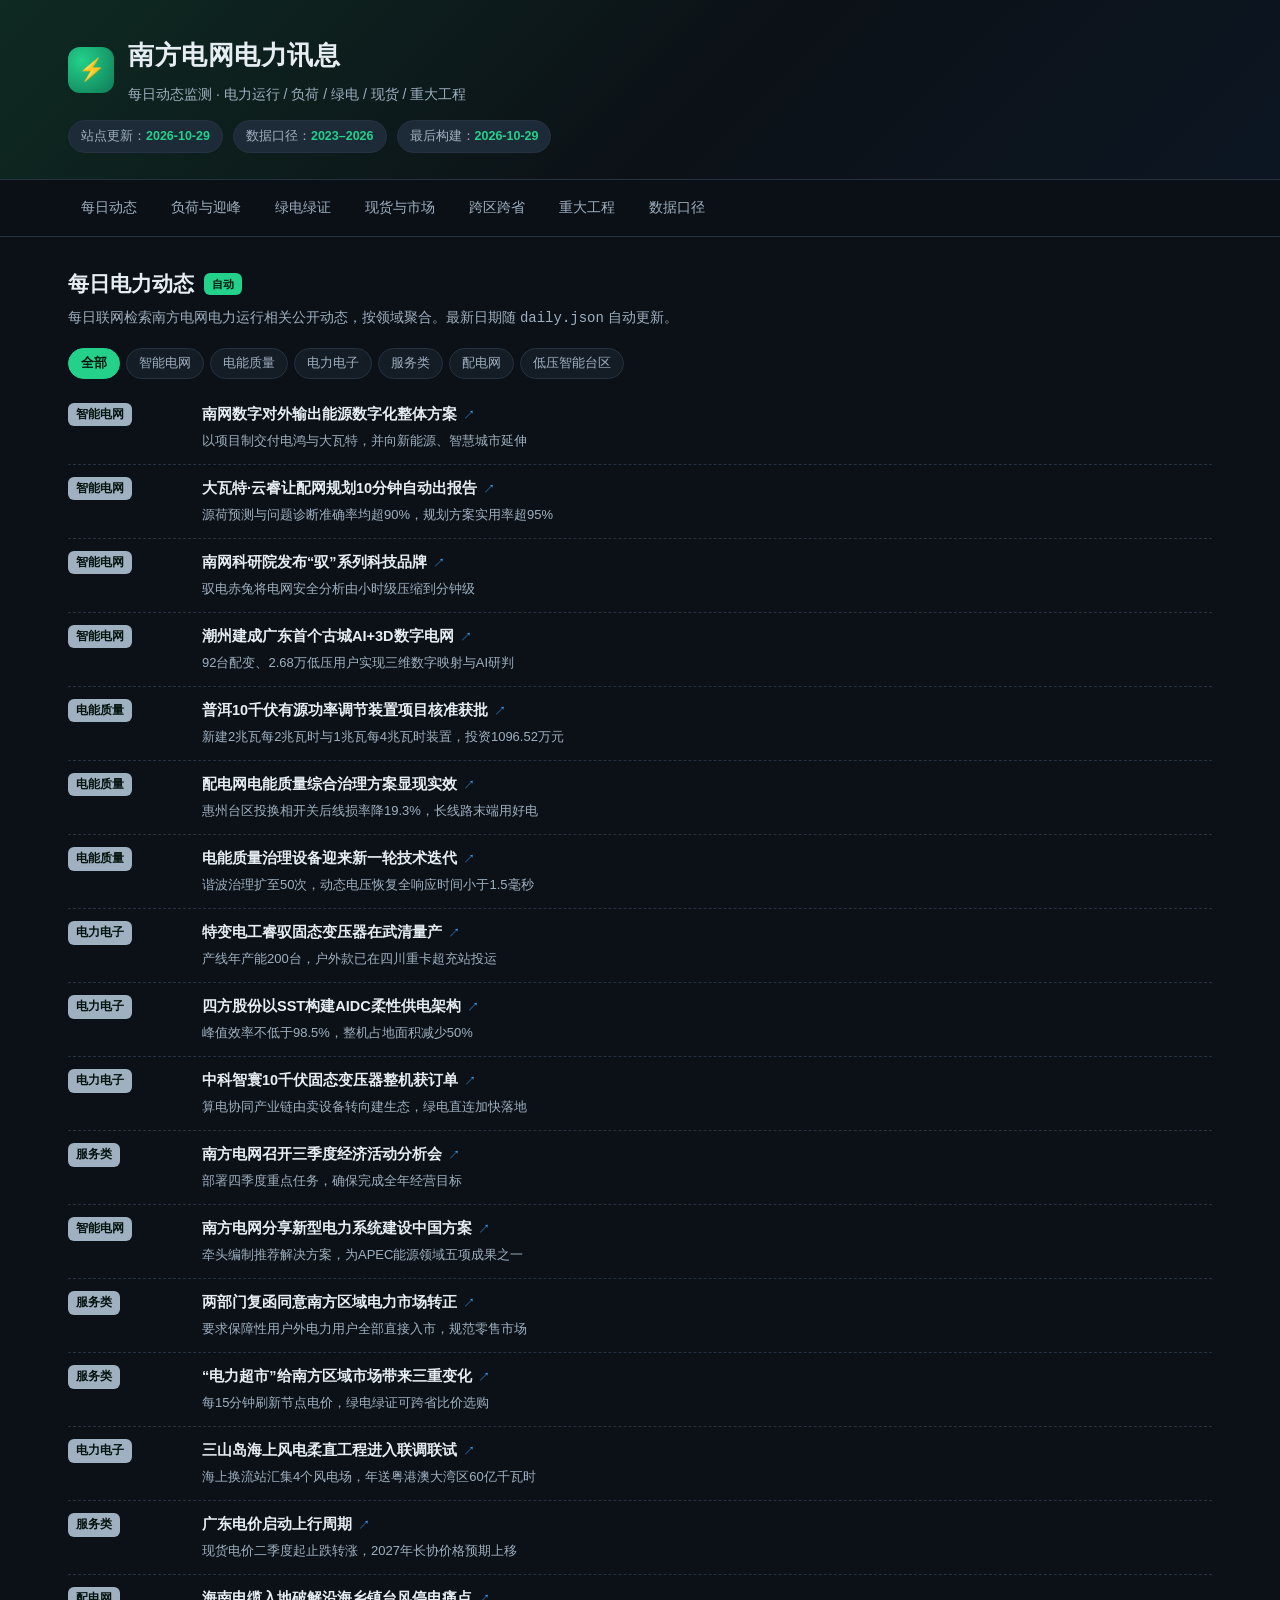
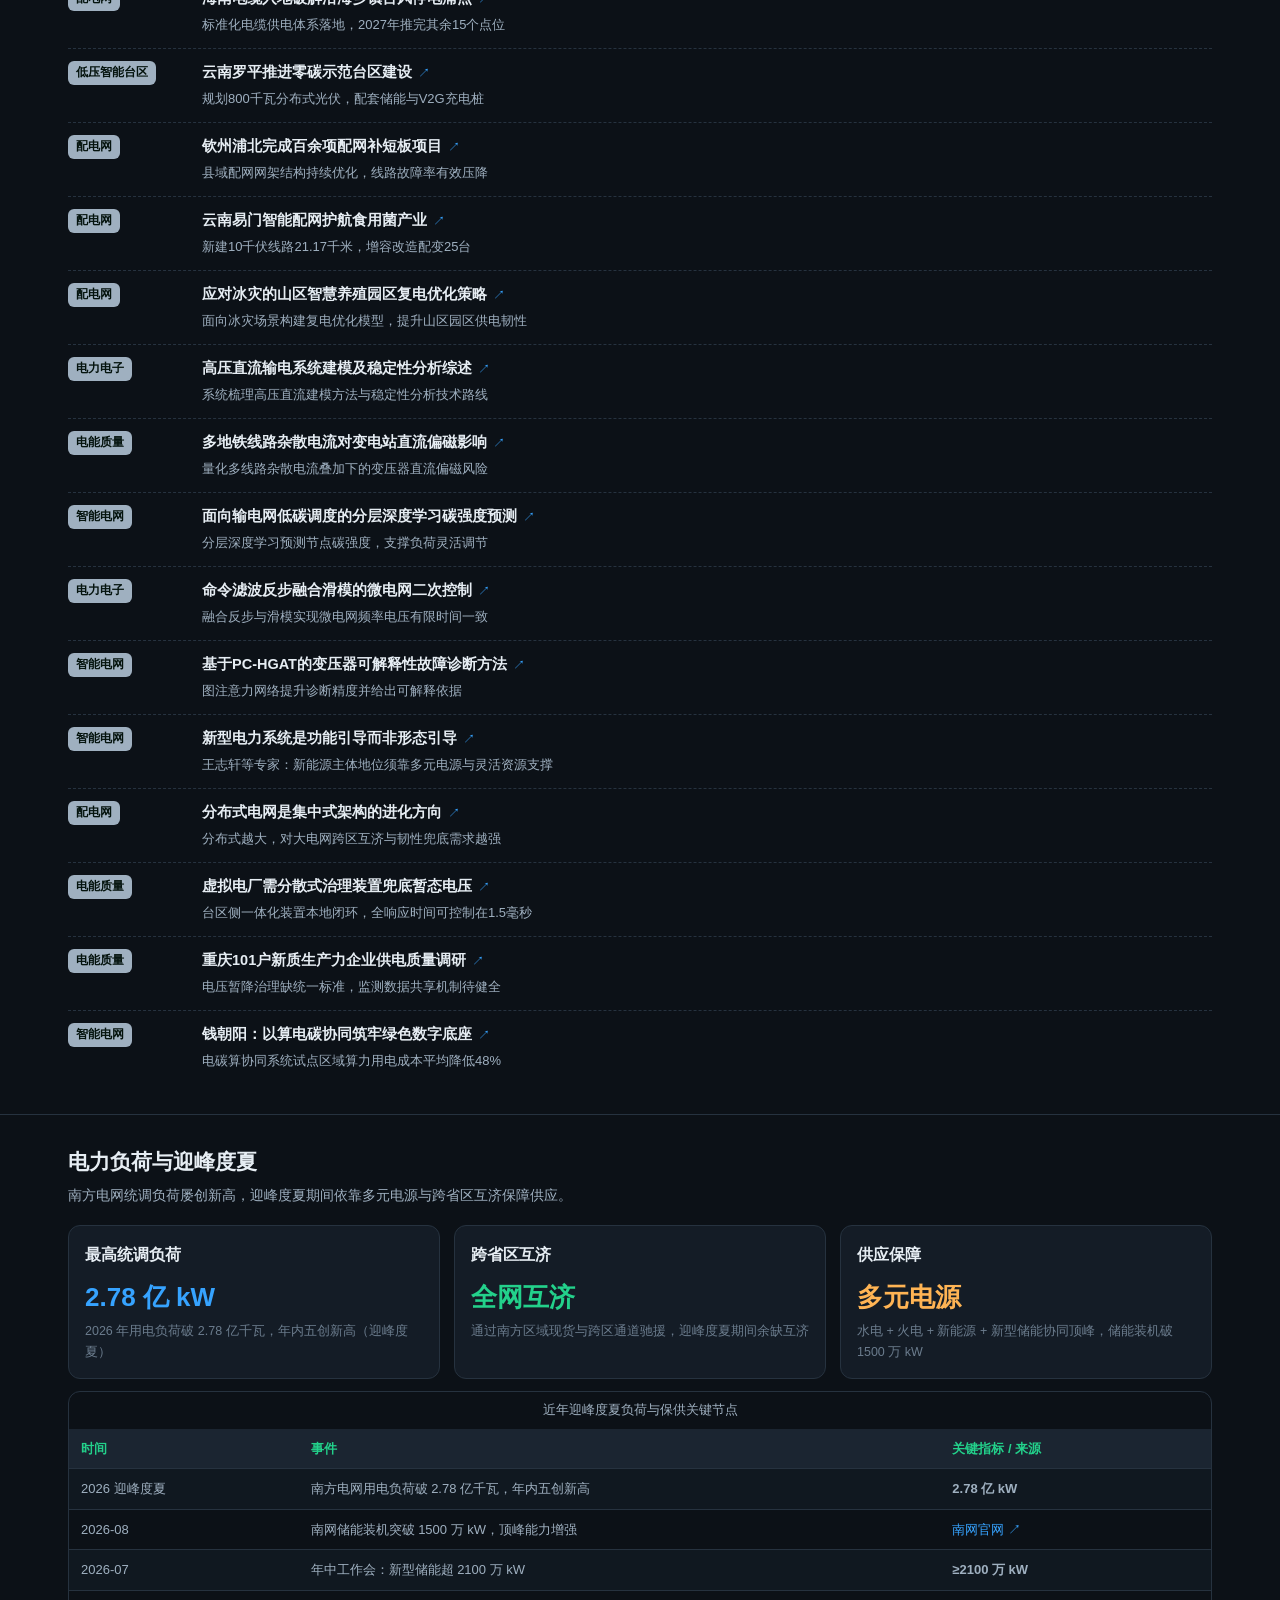
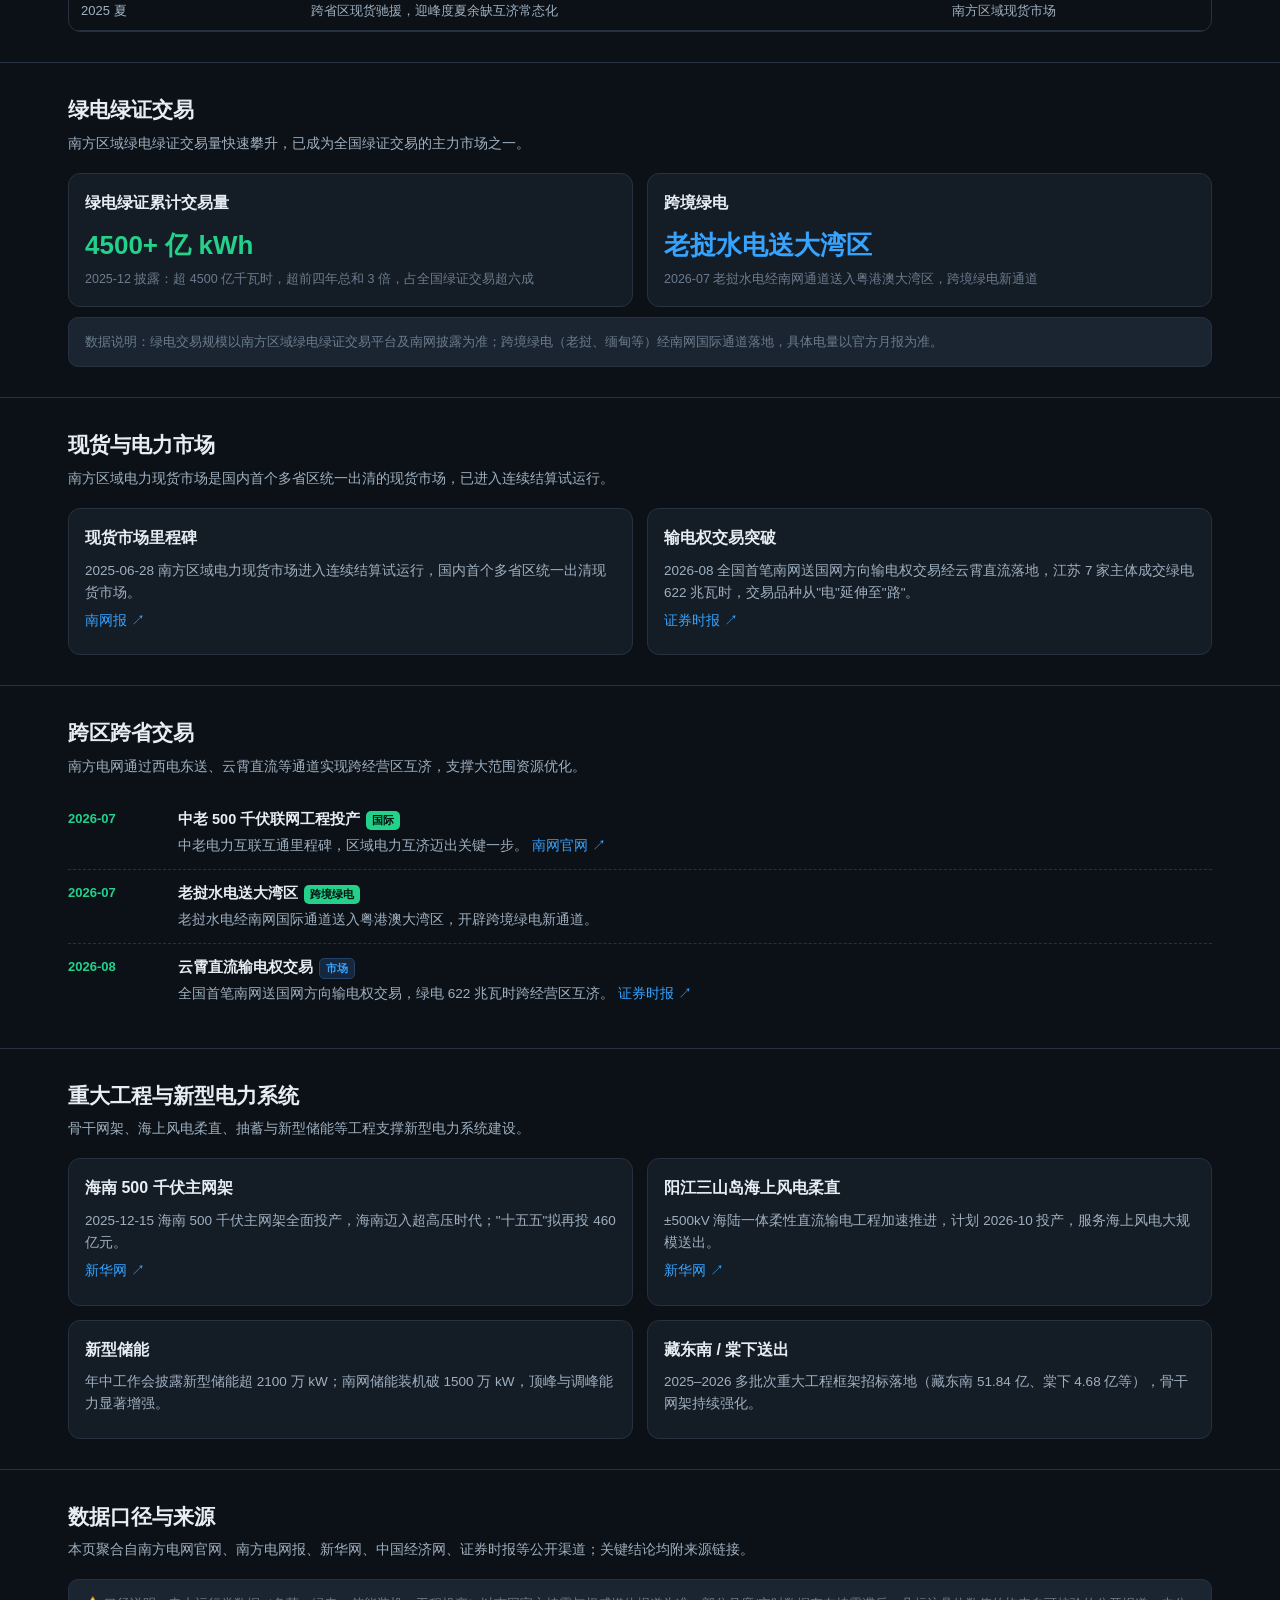
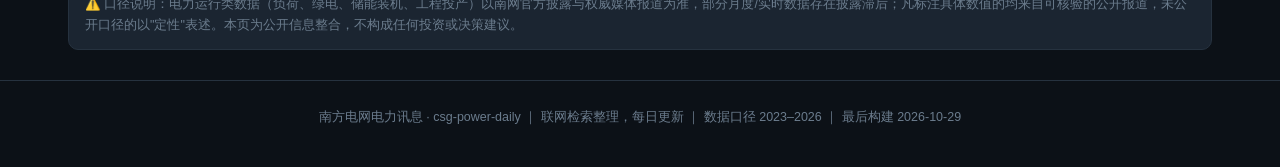
<file: index.html>
<!DOCTYPE html>
<html lang="zh-CN">
<head>
<meta charset="UTF-8">
<meta name="viewport" content="width=device-width, initial-scale=1.0">
<title>南方电网电力讯息 · 每日动态监测</title>
<meta property="og:title" content="南方电网电力讯息 · 每日动态监测">
<meta property="og:description" content="南方电网电力运行、负荷、绿电、现货与重大工程每日动态监测门户。">
<meta property="og:type" content="website">
<style>
  :root{
    --bg:#0c1117; --panel:#141c26; --panel2:#1b2531; --line:#26323f;
    --txt:#e6edf3; --dim:#9fb0c0; --muted:#6b7c8d;
    --accent:#23d18b; --accent2:#36a3ff; --warn:#ffb454; --red:#ff6b6b;
    --chip:#1d2a38;
  }
  *{box-sizing:border-box}
  html{scroll-behavior:smooth}
  body{margin:0;background:var(--bg);color:var(--txt);
    font-family:-apple-system,"PingFang SC","Microsoft YaHei",Segoe UI,Roboto,Helvetica,Arial,sans-serif;
    line-height:1.65;font-size:15px}
  a{color:var(--accent2);text-decoration:none}
  a:hover{text-decoration:underline}
  .wrap{max-width:1180px;margin:0 auto;padding:0 18px}
  header.hero{background:linear-gradient(135deg,#0e2a22 0%,#0c1117 55%,#0c1622 100%);
    border-bottom:1px solid var(--line);padding:34px 0 26px}
  .brand{display:flex;align-items:center;gap:14px;flex-wrap:wrap}
  .logo{width:46px;height:46px;border-radius:12px;display:grid;place-items:center;
    background:radial-gradient(circle at 30% 30%,#23d18b,#0f7a55);font-size:22px;font-weight:800;color:#04130d}
  h1{font-size:26px;margin:0;letter-spacing:.5px}
  .sub{color:var(--dim);margin-top:6px;font-size:14px}
  .meta{margin-top:14px;display:flex;gap:10px;flex-wrap:wrap}
  .pill{background:var(--chip);border:1px solid var(--line);color:var(--dim);
    padding:5px 12px;border-radius:999px;font-size:12.5px}
  .pill b{color:var(--accent)}
  nav.toc{position:sticky;top:0;z-index:20;background:rgba(12,17,23,.92);
    backdrop-filter:blur(8px);border-bottom:1px solid var(--line);padding:10px 0}
  nav.toc .wrap{display:flex;gap:8px;flex-wrap:wrap}
  nav.toc a{color:var(--dim);font-size:13.5px;padding:6px 12px;border-radius:8px;border:1px solid transparent}
  nav.toc a:hover{background:var(--panel2);color:var(--txt);text-decoration:none}
  section{padding:30px 0;border-bottom:1px solid var(--line)}
  h2{font-size:21px;margin:0 0 4px;display:flex;align-items:center;gap:10px}
  h2 .tag{font-size:11px;background:var(--accent);color:#04130d;padding:2px 8px;border-radius:6px;font-weight:700}
  .lead{color:var(--dim);margin:0 0 18px;font-size:14px}
  .grid{display:grid;gap:14px}
  .g2{grid-template-columns:repeat(2,1fr)}
  .g3{grid-template-columns:repeat(3,1fr)}
  @media(max-width:880px){.g2,.g3{grid-template-columns:1fr}}
  .card{background:var(--panel);border:1px solid var(--line);border-radius:12px;padding:16px}
  .card h3{margin:0 0 8px;font-size:16px}
  .card p{margin:6px 0;color:var(--dim);font-size:13.5px}
  .card .big{font-size:26px;font-weight:800;color:var(--accent)}
  .card .big.warn{color:var(--warn)}
  .card .big.blue{color:var(--accent2)}
  .stat-sub{color:var(--muted);font-size:12.5px;margin-top:2px}
  .tblwrap{overflow-x:auto;border:1px solid var(--line);border-radius:12px;margin-top:12px}
  table{border-collapse:collapse;width:100%;font-size:13px;min-width:640px}
  .tbl th{background:var(--panel2);color:var(--accent);font-weight:700;text-align:left;padding:9px 12px;border-bottom:1px solid var(--line);position:sticky;top:0}
  .tbl td{padding:9px 12px;border-bottom:1px solid var(--line);color:var(--dim)}
  .tbl tr:nth-child(even) td{background:#101820}
  .tbl td a{color:var(--accent2)}
  .num{color:var(--accent);font-weight:700}
  .badge{display:inline-block;font-size:10.5px;padding:1px 6px;border-radius:5px;margin-left:6px;vertical-align:middle}
  .b-ok{background:var(--accent);color:#04130d}
  .b-warn{background:#3a2e12;color:var(--warn);border:1px solid #5e4a1c}
  .b-blue{background:#15263d;color:var(--accent2);border:1px solid #24426a}
  .timeline{position:relative;margin-top:8px}
  .tl{display:grid;grid-template-columns:96px 1fr;gap:14px;padding:12px 0;border-bottom:1px dashed var(--line)}
  .tl:last-child{border-bottom:none}
  .tl .date{color:var(--accent);font-weight:700;font-size:13px;white-space:nowrap}
  .tl .body .t{font-size:14.5px;color:var(--txt);font-weight:600}
  .tl .body .d{color:var(--dim);font-size:13.5px;margin-top:3px}
  .tl .body .d a{color:var(--accent2)}
  .filters{display:flex;gap:6px;flex-wrap:wrap;margin-bottom:12px}
  .filters button{background:var(--panel);border:1px solid var(--line);color:var(--dim);
    padding:6px 12px;border-radius:999px;font-size:12.5px;cursor:pointer}
  .filters button.active{background:var(--accent);color:#04130d;font-weight:700;border-color:var(--accent)}
  .news{display:grid;grid-template-columns:120px 1fr;gap:14px;padding:12px 0;border-bottom:1px dashed var(--line);align-items:start}
  .news:last-child{border-bottom:none}
  .news .dom{font-size:12px;font-weight:700;color:#04130d;background:var(--accent);padding:2px 8px;border-radius:6px;white-space:nowrap;width:fit-content}
  .news .body .t{font-size:14.5px;color:var(--txt);font-weight:600}
  .news .body .t a{color:var(--accent2);font-weight:400;font-size:12px;margin-left:6px}
  .news .body .s{color:var(--dim);font-size:13px;margin-top:3px;line-height:1.7}
  .disc{background:var(--panel2);border:1px solid var(--line);border-radius:10px;padding:14px 16px;color:var(--muted);font-size:12.5px;margin-top:10px}
  footer{padding:26px 0 40px;color:var(--muted);font-size:12.5px;text-align:center}
  .loading{color:var(--muted);font-size:13px;padding:10px 0}
</style>
</head>
<body>
<header class="hero">
  <div class="wrap">
    <div class="brand">
      <div class="logo">⚡</div>
      <div>
        <h1>南方电网电力讯息</h1>
        <div class="sub">每日动态监测 · 电力运行 / 负荷 / 绿电 / 现货 / 重大工程</div>
      </div>
    </div>
    <div class="meta">
      <span class="pill">站点更新：<b id="siteUpdated">2026-08-31</b></span>
      <span class="pill">数据口径：<b>2023–2026</b></span>
      <span class="pill">最后构建：<b id="buildDate">2026-08-31</b></span>
    </div>
  </div>
</header>

<nav class="toc">
  <div class="wrap">
    <a href="#daily">每日动态</a>
    <a href="#load">负荷与迎峰</a>
    <a href="#green">绿电绿证</a>
    <a href="#market">现货与市场</a>
    <a href="#inter">跨区跨省</a>
    <a href="#project">重大工程</a>
    <a href="#note">数据口径</a>
  </div>
</nav>

<section id="daily">
  <div class="wrap">
    <h2>每日电力动态 <span class="tag">自动</span></h2>
    <p class="lead">每日联网检索南方电网电力运行相关公开动态，按领域聚合。最新日期随 <code>daily.json</code> 自动更新。</p>
    <div class="filters" id="dailyFilters"></div>
    <div id="dailyList"><div class="loading">加载中…</div></div>
  </div>
</section>

<section id="load">
  <div class="wrap">
    <h2>电力负荷与迎峰度夏</h2>
    <p class="lead">南方电网统调负荷屡创新高，迎峰度夏期间依靠多元电源与跨省区互济保障供应。</p>
    <div class="grid g3">
      <div class="card">
        <h3>最高统调负荷</h3>
        <div class="big blue">2.78 亿 kW</div>
        <div class="stat-sub">2026 年用电负荷破 2.78 亿千瓦，年内五创新高（迎峰度夏）</div>
      </div>
      <div class="card">
        <h3>跨省区互济</h3>
        <div class="big">全网互济</div>
        <div class="stat-sub">通过南方区域现货与跨区通道驰援，迎峰度夏期间余缺互济</div>
      </div>
      <div class="card">
        <h3>供应保障</h3>
        <div class="big warn">多元电源</div>
        <div class="stat-sub">水电 + 火电 + 新能源 + 新型储能协同顶峰，储能装机破 1500 万 kW</div>
      </div>
    </div>
    <div class="tblwrap">
      <table class="tbl">
        <caption style="caption-side:top;color:var(--dim);font-size:12.5px;padding:8px 12px">近年迎峰度夏负荷与保供关键节点</caption>
        <tr><th>时间</th><th>事件</th><th>关键指标 / 来源</th></tr>
        <tr><td>2026 迎峰度夏</td><td>南方电网用电负荷破 2.78 亿千瓦，年内五创新高</td><td class="num">2.78 亿 kW</td></tr>
        <tr><td>2026-08</td><td>南网储能装机突破 1500 万 kW，顶峰能力增强</td><td><a href="https://www.csg.cn" target="_blank">南网官网 ↗</a></td></tr>
        <tr><td>2026-07</td><td>年中工作会：新型储能超 2100 万 kW</td><td class="num">≥2100 万 kW</td></tr>
        <tr><td>2025 夏</td><td>跨省区现货驰援，迎峰度夏余缺互济常态化</td><td>南方区域现货市场</td></tr>
      </table>
    </div>
  </div>
</section>

<section id="green">
  <div class="wrap">
    <h2>绿电绿证交易</h2>
    <p class="lead">南方区域绿电绿证交易量快速攀升，已成为全国绿证交易的主力市场之一。</p>
    <div class="grid g2">
      <div class="card">
        <h3>绿电绿证累计交易量</h3>
        <div class="big">4500+ 亿 kWh</div>
        <div class="stat-sub">2025-12 披露：超 4500 亿千瓦时，超前四年总和 3 倍，占全国绿证交易超六成</div>
      </div>
      <div class="card">
        <h3>跨境绿电</h3>
        <div class="big blue">老挝水电送大湾区</div>
        <div class="stat-sub">2026-07 老挝水电经南网通道送入粤港澳大湾区，跨境绿电新通道</div>
      </div>
    </div>
    <div class="disc">数据说明：绿电交易规模以南方区域绿电绿证交易平台及南网披露为准；跨境绿电（老挝、缅甸等）经南网国际通道落地，具体电量以官方月报为准。</div>
  </div>
</section>

<section id="market">
  <div class="wrap">
    <h2>现货与电力市场</h2>
    <p class="lead">南方区域电力现货市场是国内首个多省区统一出清的现货市场，已进入连续结算试运行。</p>
    <div class="grid g2">
      <div class="card">
        <h3>现货市场里程碑</h3>
        <p>2025-06-28 南方区域电力现货市场进入连续结算试运行，国内首个多省区统一出清现货市场。</p>
        <p><a href="https://csg.cn/epaper/epaper/nfdwb/html/2026-01/15/content_131.htm" target="_blank">南网报 ↗</a></p>
      </div>
      <div class="card">
        <h3>输电权交易突破</h3>
        <p>2026-08 全国首笔南网送国网方向输电权交易经云霄直流落地，江苏 7 家主体成交绿电 622 兆瓦时，交易品种从"电"延伸至"路"。</p>
        <p><a href="https://egs.stcn.com/news/detail/2331847.html" target="_blank">证券时报 ↗</a></p>
      </div>
    </div>
  </div>
</section>

<section id="inter">
  <div class="wrap">
    <h2>跨区跨省交易</h2>
    <p class="lead">南方电网通过西电东送、云霄直流等通道实现跨经营区互济，支撑大范围资源优化。</p>
    <div class="timeline">
      <div class="tl"><div class="date">2026-07</div><div class="body"><div class="t">中老 500 千伏联网工程投产<span class="badge b-ok">国际</span></div><div class="d">中老电力互联互通里程碑，区域电力互济迈出关键一步。 <a href="https://www.csg.cn" target="_blank">南网官网 ↗</a></div></div></div>
      <div class="tl"><div class="date">2026-07</div><div class="body"><div class="t">老挝水电送大湾区<span class="badge b-ok">跨境绿电</span></div><div class="d">老挝水电经南网国际通道送入粤港澳大湾区，开辟跨境绿电新通道。</div></div></div>
      <div class="tl"><div class="date">2026-08</div><div class="body"><div class="t">云霄直流输电权交易<span class="badge b-blue">市场</span></div><div class="d">全国首笔南网送国网方向输电权交易，绿电 622 兆瓦时跨经营区互济。 <a href="https://egs.stcn.com/news/detail/2331847.html" target="_blank">证券时报 ↗</a></div></div></div>
    </div>
  </div>
</section>

<section id="project">
  <div class="wrap">
    <h2>重大工程与新型电力系统</h2>
    <p class="lead">骨干网架、海上风电柔直、抽蓄与新型储能等工程支撑新型电力系统建设。</p>
    <div class="grid g2">
      <div class="card">
        <h3>海南 500 千伏主网架</h3>
        <p>2025-12-15 海南 500 千伏主网架全面投产，海南迈入超高压时代；"十五五"拟再投 460 亿元。</p>
        <p><a href="http://hq.xinhuanet.com/20251216/386db011a20d4eb090f2446e6878131d/c.html" target="_blank">新华网 ↗</a></p>
      </div>
      <div class="card">
        <h3>阳江三山岛海上风电柔直</h3>
        <p>±500kV 海陆一体柔性直流输电工程加速推进，计划 2026-10 投产，服务海上风电大规模送出。</p>
        <p><a href="http://www.guangdong.xinhua.org/20250408/7576719cf85e43f08e30c4e92ce0da96/c.html" target="_blank">新华网 ↗</a></p>
      </div>
      <div class="card">
        <h3>新型储能</h3>
        <p>年中工作会披露新型储能超 2100 万 kW；南网储能装机破 1500 万 kW，顶峰与调峰能力显著增强。</p>
      </div>
      <div class="card">
        <h3>藏东南 / 棠下送出</h3>
        <p>2025–2026 多批次重大工程框架招标落地（藏东南 51.84 亿、棠下 4.68 亿等），骨干网架持续强化。</p>
      </div>
    </div>
  </div>
</section>

<section id="note">
  <div class="wrap">
    <h2>数据口径与来源</h2>
    <p class="lead">本页聚合自南方电网官网、南方电网报、新华网、中国经济网、证券时报等公开渠道；关键结论均附来源链接。</p>
    <div class="disc">
      ⚠️ 口径说明：电力运行类数据（负荷、绿电、储能装机、工程投产）以南网官方披露与权威媒体报道为准，部分月度/实时数据存在披露滞后；凡标注具体数值的均来自可核验的公开报道，未公开口径的以"定性"表述。本页为公开信息整合，不构成任何投资或决策建议。
    </div>
  </div>
</section>

<footer>
  <div class="wrap">
    南方电网电力讯息 · csg-power-daily ｜ 联网检索整理，每日更新 ｜ 数据口径 2023–2026 ｜ 最后构建 <span id="buildDate2">2026-08-31</span>
  </div>
</footer>

<script>
  const FALLBACK = {
    updated:"2026-08-31",
    entries:[
      {date:"2026-08-31", note:"建站首期：聚合电力负荷、绿电交易、现货市场、跨区跨省与重大工程等公开动态。", items:[
        {domain:"负荷", title:"南方电网用电负荷破 2.78 亿千瓦、年内五创新高（迎峰度夏）", url:"https://www.csg.cn", summary:"2026 迎峰度夏期间南方电网统调负荷突破 2.78 亿千瓦，年内五度刷新历史纪录，依靠多元电源与跨省区互济保障供应。"},
        {domain:"储能", title:"南网储能装机突破 1500 万 kW（2026-08）", url:"https://www.csg.cn", summary:"新型储能装机规模持续扩大，顶峰与调峰能力增强，支撑迎峰度夏与新能源消纳。"},
        {domain:"绿电", title:"老挝水电送大湾区，跨境绿电新通道（2026-07）", url:"https://www.csg.cn", summary:"老挝水电经南网国际通道送入粤港澳大湾区，区域跨境绿电互济迈出实质步伐。"},
        {domain:"市场", title:"全国首笔南网送国网方向输电权交易经云霄直流落地（2026-08）", url:"https://egs.stcn.com/news/detail/2331847.html", summary:"江苏 7 家主体成交绿电 622 兆瓦时，交易品种从'电'延伸至'路'，跨经营区互济获制度突破。"},
        {domain:"国际", title:"中老 500 千伏联网工程投产（2026-07）", url:"https://www.csg.cn", summary:"中老电力互联互通里程碑工程投产，区域电力互济与跨境通道能力显著提升。"}
      ]}
    ]
  };

  const DOM_COLOR = {"负荷":"#23d18b","储能":"#36a3ff","绿电":"#23d18b","市场":"#ffb454","国际":"#36a3ff","工程":"#ff6b6b","其他":"#9fb0c0"};

  function setDates(u){
    const d=u||"2026-08-31";
    const el=document.getElementById('siteUpdated'); if(el) el.textContent=d;
    const bd=document.getElementById('buildDate'); if(bd) bd.textContent=d;
    const bd2=document.getElementById('buildDate2'); if(bd2) bd2.textContent=d;
  }

  function render(data){
    const box=document.getElementById('dailyList'); box.innerHTML='';
    const filtersBox=document.getElementById('dailyFilters');
    const latest = data.entries && data.entries[0] ? data.entries[0] : null;
    if(!latest){ box.innerHTML='<div class="loading">暂无数据</div>'; return; }
    setDates(data.updated);
    const items = latest.items || [];
    const domains = Array.from(new Set(items.map(i=>i.domain||"其他")));
    // filters
    filtersBox.innerHTML='';
    const all=document.createElement('button'); all.textContent='全部'; all.className='active'; all.dataset.d='__all__';
    filtersBox.appendChild(all);
    domains.forEach(dm=>{ const b=document.createElement('button'); b.textContent=dm; b.dataset.d=dm; filtersBox.appendChild(b); });
    filtersBox.querySelectorAll('button').forEach(b=>b.onclick=()=>{
      filtersBox.querySelectorAll('button').forEach(x=>x.classList.remove('active'));
      b.classList.add('active');
      const sel=b.dataset.d;
      showItems(sel==='__all__'?items:items.filter(i=>(i.domain||'其他')===sel));
    });
    showItems(items);
  }

  function showItems(items){
    const box=document.getElementById('dailyList'); box.innerHTML='';
    if(!items.length){ box.innerHTML='<div class="loading">该领域暂无动态</div>'; return; }
    items.forEach(it=>{
      const dm=it.domain||"其他";
      const row=document.createElement('div'); row.className='news';
      const c=DOM_COLOR[dm]||"#9fb0c0";
      row.innerHTML=`<div class="dom" style="background:${c}">${dm}</div>`+
        `<div class="body"><div class="t">${it.title}${it.url?`<a href="${it.url}" target="_blank">↗</a>`:''}</div>`+
        (it.summary?`<div class="s">${it.summary}</div>`:'')+`</div>`;
      box.appendChild(row);
    });
  }

  fetch('daily.json?_='+Date.now(),{cache:'no-store'})
    .then(r=>{ if(!r.ok) throw new Error('net'); return r.json(); })
    .then(render)
    .catch(()=>render(FALLBACK));
</script>
</body>
</html>
</file>
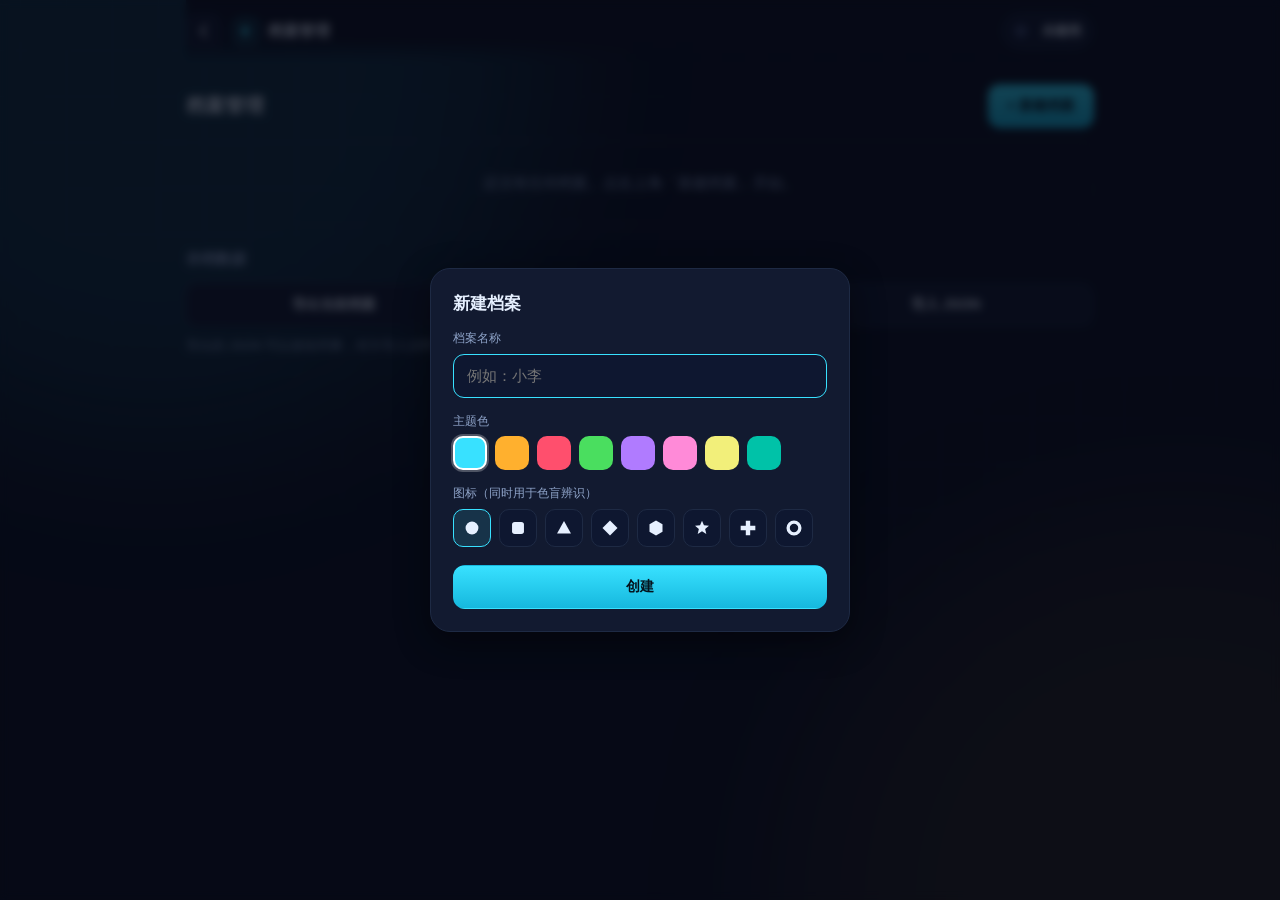
<file: game/index.html>
<!DOCTYPE html>
<html lang="zh-CN">
<head>
<meta charset="utf-8">
<title>电亮全城 · PowerLink</title>
<meta name="viewport" content="width=device-width, initial-scale=1.0, maximum-scale=1.0, user-scalable=no, viewport-fit=cover">
<meta name="theme-color" content="#0b1020">
<meta name="description" content="电亮全城 PowerLink —— 电力主题连线解谜小游戏。把发电站接到用电点，铺满全城不断电。纯静态、离线可玩、多档案存档。">
<meta name="apple-mobile-web-app-capable" content="yes">
<meta name="apple-mobile-web-app-status-bar-style" content="black-translucent">
<meta name="format-detection" content="telephone=no">
<link rel="stylesheet" href="style.css">
</head>
<body>

<div class="bg-layer" aria-hidden="true">
  <div class="bg-grid"></div>
  <div class="bg-glow bg-glow-a"></div>
  <div class="bg-glow bg-glow-b"></div>
</div>

<div id="app">

  <!-- localStorage 不可用时常驻（file:// 直接双击 / 隐私模式 / 容量已满） -->
  <div id="storage-warn" class="warn-bar" role="alert" hidden>
    <span class="warn-ico" aria-hidden="true">
      <svg viewBox="0 0 24 24" width="16" height="16"><path d="M12 3.2 22 20H2L12 3.2z" fill="none" stroke="currentColor" stroke-width="1.9" stroke-linejoin="round"/><path d="M12 9.6v4.6" stroke="currentColor" stroke-width="2" stroke-linecap="round"/><circle cx="12" cy="17.2" r="1.15" fill="currentColor"/></svg>
    </span>
    <span id="storage-warn-text" class="warn-text"></span>
    <button id="btn-warn-export" class="btn btn-attn warn-cta" type="button">导出存档</button>
  </div>

  <header id="topbar">
    <button id="btn-back" class="icon-btn" type="button" hidden aria-label="返回上一层">
      <svg viewBox="0 0 24 24" width="20" height="20" aria-hidden="true"><path d="M15 5 8 12l7 7" fill="none" stroke="currentColor" stroke-width="2.2" stroke-linecap="round" stroke-linejoin="round"/></svg>
    </button>
    <div id="top-title">
      <span class="brand-bolt" aria-hidden="true">
        <svg viewBox="0 0 24 24" width="18" height="18"><path d="M13 2 4 14h6l-1 8 9-12h-6l1-8z" fill="#38e1ff"/></svg>
      </span>
      <span id="top-title-text">电亮全城</span>
    </div>
    <button id="profile-chip" class="profile-chip" type="button" aria-label="档案管理">
      <span class="chip-avatar" id="chip-avatar"></span>
      <span class="chip-name" id="chip-name">—</span>
    </button>
  </header>

  <main id="screens">

    <!-- ============ 主菜单 ============ -->
    <section class="screen" id="screen-menu" aria-label="主菜单">
      <div class="hero">
        <h1 class="hero-title">电亮<span class="accent">全城</span></h1>
        <p class="hero-sub">PowerLink · 把发电站接到用电点，铺满全城不断电</p>

        <div class="hero-stats">
          <div class="stat"><b id="stat-stars">0</b><span>获得星数</span></div>
          <div class="stat"><b id="stat-clear">0</b><span>通关进度</span></div>
          <div class="stat"><b id="stat-streak">0</b><span>每日连击</span></div>
        </div>

        <button class="btn-continue" id="btn-continue" type="button">
          <span class="bc-main">继续闯关</span>
          <span class="bc-sub" id="menu-continue-sub">下一关</span>
        </button>
      </div>

      <div class="menu-grid">
        <button class="menu-card" data-go="levels" type="button">
          <span class="mc-icon" aria-hidden="true">
            <svg viewBox="0 0 24 24" width="22" height="22"><rect x="3" y="3" width="7" height="7" rx="1.6" fill="#38e1ff"/><rect x="14" y="3" width="7" height="7" rx="1.6" fill="#2a3c63"/><rect x="3" y="14" width="7" height="7" rx="1.6" fill="#2a3c63"/><rect x="14" y="14" width="7" height="7" rx="1.6" fill="#38e1ff"/></svg>
          </span>
          <span class="mc-title">关卡选择</span>
          <span class="mc-sub">60 关 · 4 个关卡包</span>
        </button>

        <button class="menu-card" data-go="daily" type="button">
          <span class="mc-icon" aria-hidden="true">
            <svg viewBox="0 0 24 24" width="22" height="22"><rect x="3" y="5" width="18" height="16" rx="2.5" fill="none" stroke="#ffb02e" stroke-width="1.8"/><path d="M3 10h18M8 3v4M16 3v4" stroke="#ffb02e" stroke-width="1.8" stroke-linecap="round"/><circle cx="12" cy="15.5" r="2.2" fill="#ffb02e"/></svg>
          </span>
          <span class="mc-title">每日挑战</span>
          <span class="mc-sub" id="menu-daily-sub">每天一张新电网</span>
        </button>

        <button class="menu-card" data-go="profiles" type="button">
          <span class="mc-icon" aria-hidden="true">
            <svg viewBox="0 0 24 24" width="22" height="22"><circle cx="9" cy="8" r="3.4" fill="#b07bff"/><path d="M2.8 20c0-3.4 2.8-5.6 6.2-5.6s6.2 2.2 6.2 5.6" fill="none" stroke="#b07bff" stroke-width="1.8" stroke-linecap="round"/><circle cx="17.5" cy="9.5" r="2.4" fill="#2a3c63"/></svg>
          </span>
          <span class="mc-title">档案管理</span>
          <span class="mc-sub">多人存档 · 导入导出</span>
        </button>

        <button class="menu-card" data-go="settings" type="button">
          <span class="mc-icon" aria-hidden="true">
            <svg viewBox="0 0 24 24" width="22" height="22"><circle cx="12" cy="12" r="3.2" fill="none" stroke="#4ade5f" stroke-width="1.8"/><path d="M12 3v2.4M12 18.6V21M21 12h-2.4M5.4 12H3M18.4 5.6l-1.7 1.7M7.3 16.7l-1.7 1.7M18.4 18.4l-1.7-1.7M7.3 7.3 5.6 5.6" stroke="#4ade5f" stroke-width="1.8" stroke-linecap="round"/></svg>
          </span>
          <span class="mc-title">设置</span>
          <span class="mc-sub">音效 · 动效 · 数据</span>
        </button>
      </div>

      <div class="howto">
        <h3>怎么玩</h3>
        <ol>
          <li>按住任意一个<b>发电站端点</b>，拖动画出电缆，松手结束。</li>
          <li>同色两端接通即完成一条线路；线缆不能交叉，拖进别人的线会把它<b>从撞点起截断</b>。</li>
          <li>全部接通得 <b>1★</b>；覆盖 ≥80% 得 <b>2★</b>；<b>铺满全盘</b>得 3★。步数不影响星级。</li>
          <li>右键 / 长按端点可清空该色；随时可撤销、重来，没有失败。</li>
          <li>用了<b>提示</b>本局封顶 2★；不用提示重玩一次，照样能拿回 3★。</li>
          <li>关卡包按<b>累计星数</b>解锁：第 2 包 22★、第 3 包 50★、第 4 包 80★。</li>
        </ol>
      </div>
    </section>

    <!-- ============ 关卡选择 ============ -->
    <section class="screen" id="screen-levels" aria-label="关卡选择">
      <div class="section-head">
        <h2>闯关模式</h2>
        <span class="progress-pill" id="levels-progress">0 / 180 ★</span>
      </div>
      <div id="level-wrap"></div>
    </section>

    <!-- ============ 每日挑战 ============ -->
    <section class="screen" id="screen-daily" aria-label="每日挑战">
      <div class="section-head"><h2>每日挑战</h2></div>
      <div class="daily-card">
        <div class="dc-top">
          <div>
            <div class="daily-date" id="daily-date">—</div>
            <div class="daily-meta" id="daily-meta">—</div>
          </div>
          <div class="streak-box"><b id="daily-streak">0</b><span>连续天数</span></div>
        </div>
        <div class="daily-stars" id="daily-stars"></div>
        <button class="btn btn-primary wide" id="btn-daily-play" type="button">开始今日电网</button>
        <p class="tip">同一天全员同题：设备本地日期就是随机种子，你和同事拿到的是同一张图。</p>
      </div>
      <div class="section-head"><h3>最近 7 天</h3></div>
      <div id="daily-history" class="daily-history"></div>
      <p class="tip" id="daily-nomakeup"></p>
    </section>

    <!-- ============ 游戏 ============ -->
    <section class="screen" id="screen-game" aria-label="游戏中">
      <div class="game-head">
        <div class="gh-left">
          <div class="gh-title" id="game-level-name">—</div>
          <div class="gh-sub" id="game-level-meta">—</div>
        </div>
        <div class="gh-stats">
          <div class="gstat"><b id="hud-pairs">0/0</b><span>线路</span></div>
          <div class="gstat"><b id="hud-cover">0%</b><span>覆盖</span></div>
          <div class="gstat"><b id="hud-moves">0</b><span>步数</span></div>
        </div>
      </div>

      <div class="board-wrap">
        <canvas id="board" tabindex="0" role="application"
                aria-label="电网棋盘。方向键移动光标，回车开始或结束铺线，Esc 取消，Z 撤销。"></canvas>
      </div>

      <div class="game-actions">
        <button class="btn" id="btn-undo" type="button">撤销</button>
        <button class="btn" id="btn-reset" type="button">重来</button>
        <button class="btn" id="btn-hint" type="button">提示</button>
        <button class="btn btn-ghost" id="btn-quit" type="button">退出</button>
      </div>

      <div class="legend" id="game-legend" aria-live="polite"></div>
    </section>

    <!-- ============ 档案管理 ============ -->
    <section class="screen" id="screen-profiles" aria-label="档案管理">
      <div class="section-head">
        <h2>档案管理</h2>
        <button class="btn btn-primary" id="btn-new-profile" type="button">+ 新建档案</button>
      </div>
      <div id="profile-list" class="profile-list"></div>

      <div class="section-head"><h3>存档数据</h3></div>
      <div class="data-actions">
        <button class="btn" id="btn-export-one" type="button">导出当前档案</button>
        <button class="btn" id="btn-export-all" type="button">导出全部档案</button>
        <button class="btn" id="btn-import" type="button">导入 JSON</button>
      </div>
      <p class="tip">导出的 JSON 可以发给同事，对方导入后即可看到你的进度。合并规则：同 id 覆盖，新 id 追加，最多 6 个档案。</p>
    </section>

    <!-- ============ 设置 ============ -->
    <section class="screen" id="screen-settings" aria-label="设置">
      <div class="section-head"><h2>设置</h2></div>

      <div class="setting-row">
        <div class="sr-text"><b>音效</b><span>合闸、通电、通关提示音（WebAudio 实时合成，无音频文件）</span></div>
        <label class="switch"><input type="checkbox" id="set-sound"><span class="track" aria-hidden="true"></span><span class="sr-only">音效开关</span></label>
      </div>

      <div class="setting-row">
        <div class="sr-text"><b>减少动效</b><span>关闭流光、脉冲与发光动画，省电且更稳定</span></div>
        <label class="switch"><input type="checkbox" id="set-motion"><span class="track" aria-hidden="true"></span><span class="sr-only">减少动效开关</span></label>
      </div>

      <div class="section-head"><h3>存档数据</h3></div>
      <div class="data-actions">
        <button class="btn" id="btn-set-export" type="button">导出当前档案</button>
        <button class="btn" id="btn-set-import" type="button">导入 JSON</button>
        <button class="btn btn-danger" id="btn-set-reset" type="button">清空当前档案进度</button>
      </div>
      <p class="tip" id="storage-note"></p>
      <p class="tip muted">v1.0 · 纯静态离线可玩 · 无第三方依赖 · 无联网行为</p>
    </section>

  </main>
</div>

<!-- ============ 结算浮层 ============ -->
<div class="overlay" id="overlay-result" hidden>
  <div class="dialog result-dialog" role="dialog" aria-modal="true" aria-labelledby="result-title">
    <div class="skyline" aria-hidden="true">
      <i style="--h:38%;--d:0s"></i><i style="--h:62%;--d:.06s"></i><i style="--h:46%;--d:.12s"></i>
      <i style="--h:78%;--d:.18s"></i><i style="--h:54%;--d:.24s"></i><i style="--h:88%;--d:.3s"></i>
      <i style="--h:44%;--d:.36s"></i><i style="--h:66%;--d:.42s"></i><i style="--h:34%;--d:.48s"></i>
      <i style="--h:72%;--d:.54s"></i>
    </div>
    <h2 id="result-title">送电成功！</h2>
    <p id="result-sub" class="result-sub">—</p>
    <div class="stars-big" id="result-stars"></div>
    <div class="result-rows" id="result-rows"></div>
    <div class="dialog-actions">
      <button class="btn btn-ghost" id="btn-res-back" type="button">返回</button>
      <button class="btn" id="btn-res-retry" type="button">再玩一次</button>
      <button class="btn btn-primary" id="btn-res-next" type="button">下一关</button>
    </div>
  </div>
</div>

<!-- ============ 通用弹窗 ============ -->
<div class="overlay" id="overlay-modal" hidden>
  <div class="dialog" role="dialog" aria-modal="true" aria-labelledby="modal-title">
    <h3 id="modal-title">标题</h3>
    <div id="modal-body"></div>
    <div class="dialog-actions" id="modal-actions"></div>
  </div>
</div>

<div id="toast" class="toast" role="status" aria-live="polite"></div>
<input type="file" id="file-import" accept="application/json,.json,text/plain" hidden>

<noscript><p style="color:#e6f0ff;padding:24px;text-align:center">本游戏需要启用 JavaScript 才能运行。</p></noscript>

<script src="levels.js"></script>
<script src="game.js"></script>
</body>
</html>
</file>
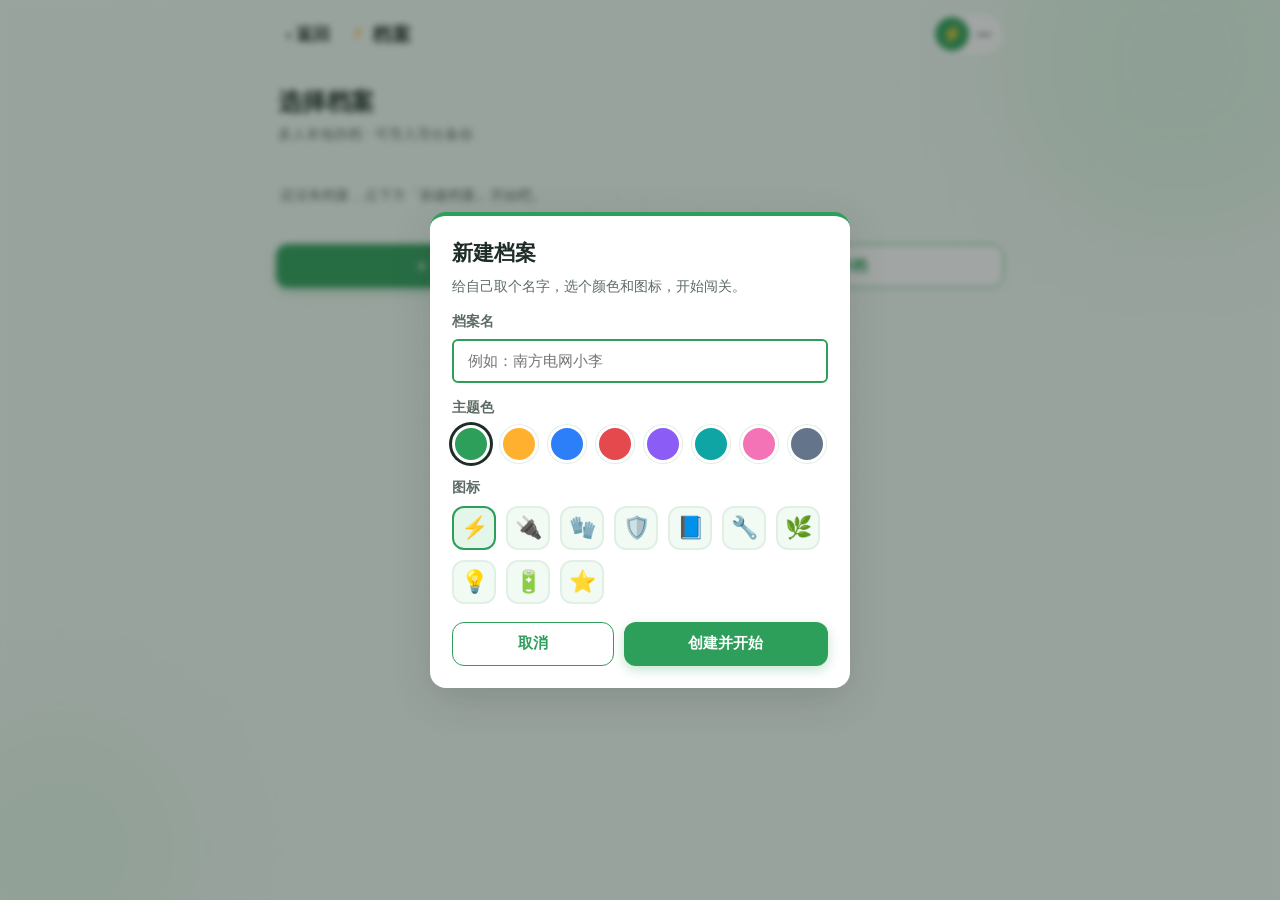
<file: game2/index.html>
<!DOCTYPE html>
<html lang="zh-CN">
<head>
  <meta charset="UTF-8">
  <meta name="viewport" content="width=device-width, initial-scale=1.0, viewport-fit=cover, maximum-scale=1.0, user-scalable=no">
  <meta name="theme-color" content="#2E9E5B">
  <title>电亮学堂 · 低压配电网知识闯关</title>
  <meta name="description" content="《电亮学堂》——低压配电网安全知识闯关小游戏，一题一知识点，寓教于乐。">
  <link rel="stylesheet" href="style.css">
</head>
<body>

  <!-- 背景装饰层（纯 CSS，无外部资源） -->
  <div class="bg-layer" aria-hidden="true">
    <div class="bg-blob bg-blob-a"></div>
    <div class="bg-blob bg-blob-b"></div>
    <div class="bg-grid"></div>
  </div>

  <!-- file:// / 隐私模式 / 容量满 降级提示条（默认隐藏） -->
  <div id="storage-warn" class="warn-bar" role="alert" hidden>
    <span class="warn-ico" aria-hidden="true">⚠️</span>
    <span id="storage-warn-text" class="warn-text"></span>
    <button id="btn-warn-export" class="btn btn-attn warn-cta" type="button">导出存档</button>
  </div>

  <!-- 顶部栏（各屏幕共用） -->
  <header id="topbar">
    <button id="btn-back" class="icon-btn" type="button" hidden aria-label="返回上一层">‹ 返回</button>
    <div class="brand">
      <span class="brand-bolt" aria-hidden="true">⚡</span>
      <span id="top-title">电亮学堂</span>
    </div>
    <button id="profile-chip" class="profile-chip" type="button" aria-label="档案管理">
      <span class="chip-avatar" id="chip-avatar" aria-hidden="true">⚡</span>
      <span class="chip-name" id="chip-name">—</span>
    </button>
  </header>

  <main id="screens">

    <!-- ============ 档案选择 ============ -->
    <section class="screen" id="screen-profiles" aria-label="档案选择">
      <div class="screen-inner">
        <div class="page-head">
          <h1 class="page-title">选择档案</h1>
          <p class="page-sub">多人本地存档 · 可导入导出备份</p>
        </div>
        <div id="profiles-list" class="profiles-list"></div>
        <div class="profiles-actions">
          <button class="btn btn-primary" id="btn-new-profile" type="button">＋ 新建档案</button>
          <button class="btn btn-ghost" id="btn-import" type="button">📥 导入存档</button>
        </div>
      </div>
    </section>

    <!-- ============ 主菜单 ============ -->
    <section class="screen" id="screen-menu" aria-label="主菜单">
      <div class="screen-inner">
        <div class="hero">
          <div class="hero-avatar" id="menu-avatar" aria-hidden="true">⚡</div>
          <h1 class="hero-title">电亮<span class="accent">学堂</span></h1>
          <p class="hero-sub" id="menu-sub">低压配电网知识闯关 · 一题一知识点</p>
          <div class="hero-stats">
            <div class="stat"><b id="stat-stars">0</b><span>获得星数</span></div>
            <div class="stat"><b id="stat-clear">0</b><span>通关关卡</span></div>
            <div class="stat"><b id="stat-daily">0</b><span>每日完成</span></div>
          </div>
        </div>
        <div class="menu-grid">
          <button class="menu-card" data-go="chapters" type="button">
            <span class="mc-icon" aria-hidden="true">📚</span>
            <span class="mc-title">章节闯关</span>
            <span class="mc-sub" id="menu-chapters-sub">按知识点逐关突破</span>
          </button>
          <button class="menu-card" data-go="daily" type="button">
            <span class="mc-icon" aria-hidden="true">📅</span>
            <span class="mc-title">每日挑战</span>
            <span class="mc-sub" id="menu-daily-sub">每天一张新题库</span>
          </button>
          <button class="menu-card" data-go="settings" type="button">
            <span class="mc-icon" aria-hidden="true">⚙️</span>
            <span class="mc-title">设置</span>
            <span class="mc-sub">音效 · 减少动效 · 存档</span>
          </button>
          <button class="menu-card" data-go="profiles" type="button">
            <span class="mc-icon" aria-hidden="true">👤</span>
            <span class="mc-title">切换档案</span>
            <span class="mc-sub">多人存档 · 导入导出</span>
          </button>
        </div>
      </div>
    </section>

    <!-- ============ 章节选择 ============ -->
    <section class="screen" id="screen-chapters" aria-label="章节选择">
      <div class="screen-inner">
        <div class="page-head">
          <h1 class="page-title">章节选择</h1>
          <p class="page-sub" id="chapters-sub">累计星数解锁后续章节</p>
        </div>
        <div id="chapters-list" class="chapters-list"></div>
      </div>
    </section>

    <!-- ============ 关卡选择 ============ -->
    <section class="screen" id="screen-levels" aria-label="关卡选择">
      <div class="screen-inner">
        <div class="page-head">
          <h1 class="page-title" id="levels-title">关卡选择</h1>
          <p class="page-sub" id="levels-sub"></p>
        </div>
        <div id="levels-list" class="levels-list"></div>
      </div>
    </section>

    <!-- ============ 答题 ============ -->
    <section class="screen" id="screen-quiz" aria-label="答题">
      <div class="screen-inner quiz-inner">
        <div class="quiz-head">
          <div class="quiz-progress">
            <div class="quiz-progress-bar"><div id="quiz-progress-fill" class="quiz-progress-fill"></div></div>
            <span id="quiz-progress-text" class="quiz-progress-text">1 / 8</span>
          </div>
          <button id="btn-pause" class="icon-btn" type="button" aria-label="暂停">⏸</button>
        </div>
        <div id="quiz-card" class="quiz-card" aria-live="polite"></div>
        <div class="quiz-foot">
          <button id="btn-submit" class="btn btn-primary btn-block" type="button" disabled>提交答案</button>
        </div>
      </div>
    </section>

    <!-- ============ 每日挑战 ============ -->
    <section class="screen" id="screen-daily" aria-label="每日挑战">
      <div class="screen-inner">
        <div class="page-head">
          <h1 class="page-title">每日挑战</h1>
          <p class="page-sub" id="daily-sub">按本地日期生成 · 不补做往日</p>
        </div>
        <div id="daily-today" class="daily-today"></div>
        <h2 class="section-h2">近期战绩</h2>
        <div id="daily-history" class="daily-history"></div>
      </div>
    </section>

    <!-- ============ 设置 ============ -->
    <section class="screen" id="screen-settings" aria-label="设置">
      <div class="screen-inner">
        <div class="page-head">
          <h1 class="page-title">设置</h1>
          <p class="page-sub">当前档案：<span id="settings-profile-name">—</span></p>
        </div>
        <div class="settings-list">
          <label class="setting-row">
            <span class="setting-label">🔊 音效</span>
            <span class="switch"><input type="checkbox" id="set-sound"><span class="track"></span></span>
          </label>
          <label class="setting-row">
            <span class="setting-label">🌿 减少动效</span>
            <span class="switch"><input type="checkbox" id="set-reduce"><span class="track"></span></span>
          </label>
          <div class="setting-row setting-row-btn">
            <span class="setting-label">📤 导出当前档案</span>
            <button class="btn btn-ghost" id="btn-export" type="button">导出</button>
          </div>
          <div class="setting-row setting-row-btn">
            <span class="setting-label">📥 导入存档</span>
            <button class="btn btn-ghost" id="btn-import2" type="button">导入</button>
          </div>
          <div class="setting-row setting-row-btn">
            <span class="setting-label">🔄 切换档案</span>
            <button class="btn btn-ghost" id="btn-switch" type="button">切换</button>
          </div>
          <div class="setting-row setting-row-btn">
            <span class="setting-label">✏️ 改名 / 改色 / 改图标</span>
            <button class="btn btn-ghost" id="btn-edit-profile" type="button">编辑</button>
          </div>
          <div class="setting-row setting-row-btn">
            <span class="setting-label">🗑️ 删除当前档案</span>
            <button class="btn btn-danger" id="btn-delete-profile" type="button">删除</button>
          </div>
        </div>
        <p class="settings-note" id="settings-note"></p>
      </div>
    </section>

  </main>

  <!-- ============ 建档 / 新建档案 弹窗（默认隐藏） ============ -->
  <div class="overlay" id="overlay-create" hidden>
    <div class="dialog" role="dialog" aria-modal="true" aria-labelledby="create-title">
      <h3 id="create-title" class="dialog-title">新建档案</h3>
      <p class="dialog-desc">给自己取个名字，选个颜色和图标，开始闯关。</p>
      <label class="field">
        <span class="field-label">档案名</span>
        <input id="create-name" class="input" type="text" maxlength="16" placeholder="例如：南方电网小李" autocomplete="off">
      </label>
      <div class="field">
        <span class="field-label">主题色</span>
        <div id="create-colors" class="swatch-row"></div>
      </div>
      <div class="field">
        <span class="field-label">图标</span>
        <div id="create-icons" class="icon-row"></div>
      </div>
      <div class="dialog-actions">
        <button class="btn btn-ghost" id="btn-create-cancel" type="button">取消</button>
        <button class="btn btn-primary" id="btn-create-ok" type="button">创建并开始</button>
      </div>
    </div>
  </div>

  <!-- ============ 知识点卡片（底部上滑 sheet，默认隐藏） ============ -->
  <div class="overlay overlay-sheet" id="overlay-knowledge" hidden>
    <div class="sheet" role="dialog" aria-modal="true" aria-labelledby="knowledge-title">
      <div class="sheet-grip" aria-hidden="true"></div>
      <div class="sheet-head">
        <span class="sheet-badge" aria-hidden="true">📘</span>
        <h3 id="knowledge-title" class="sheet-title">知识点</h3>
      </div>
      <div id="knowledge-body" class="sheet-body"></div>
      <div class="sheet-foot">
        <button class="btn btn-primary btn-block" id="btn-knowledge-next" type="button">继续</button>
      </div>
    </div>
  </div>

  <!-- ============ 结算弹窗（默认隐藏） ============ -->
  <div class="overlay" id="overlay-result" hidden>
    <div class="dialog result-dialog" role="dialog" aria-modal="true" aria-labelledby="result-title">
      <h3 id="result-title" class="dialog-title">关卡完成</h3>
      <div id="result-stars" class="stars-big" aria-label="获得星级"></div>
      <p id="result-score" class="result-sub"></p>
      <div id="result-rows" class="result-rows"></div>
      <div class="dialog-actions">
        <button class="btn btn-ghost" id="btn-result-levels" type="button">返回关卡</button>
        <button class="btn btn-primary" id="btn-result-replay" type="button">再玩一次</button>
      </div>
    </div>
  </div>

  <!-- ============ 暂停弹窗（默认隐藏） ============ -->
  <div class="overlay" id="overlay-pause" hidden>
    <div class="dialog" role="dialog" aria-modal="true" aria-labelledby="pause-title">
      <h3 id="pause-title" class="dialog-title">已暂停</h3>
      <div class="dialog-actions dialog-actions-col">
        <button class="btn btn-primary btn-block" id="btn-resume" type="button">继续答题</button>
        <button class="btn btn-ghost btn-block" id="btn-restart" type="button">重开本关</button>
        <button class="btn btn-ghost btn-block" id="btn-quit" type="button">退出到关卡</button>
      </div>
    </div>
  </div>

  <!-- ============ 通用确认 / 提示 弹窗（默认隐藏） ============ -->
  <div class="overlay" id="overlay-modal" hidden>
    <div class="dialog" role="dialog" aria-modal="true" aria-labelledby="modal-title">
      <h3 id="modal-title" class="dialog-title">提示</h3>
      <div id="modal-body" class="modal-body"></div>
      <div id="modal-actions" class="dialog-actions"></div>
    </div>
  </div>

  <!-- ============ 导入文件选择（隐藏 input） ============ -->
  <input id="import-file" type="file" accept="application/json,.json" hidden>

  <!-- ============ Toast ============ -->
  <div id="toast" class="toast" role="status" aria-live="polite"></div>

  <!-- 经典脚本：先 questions.js（定义 window.POWERLINK2_BANK），再 game.js -->
  <script src="questions.js"></script>
  <script src="game.js"></script>
</body>
</html>
</file>
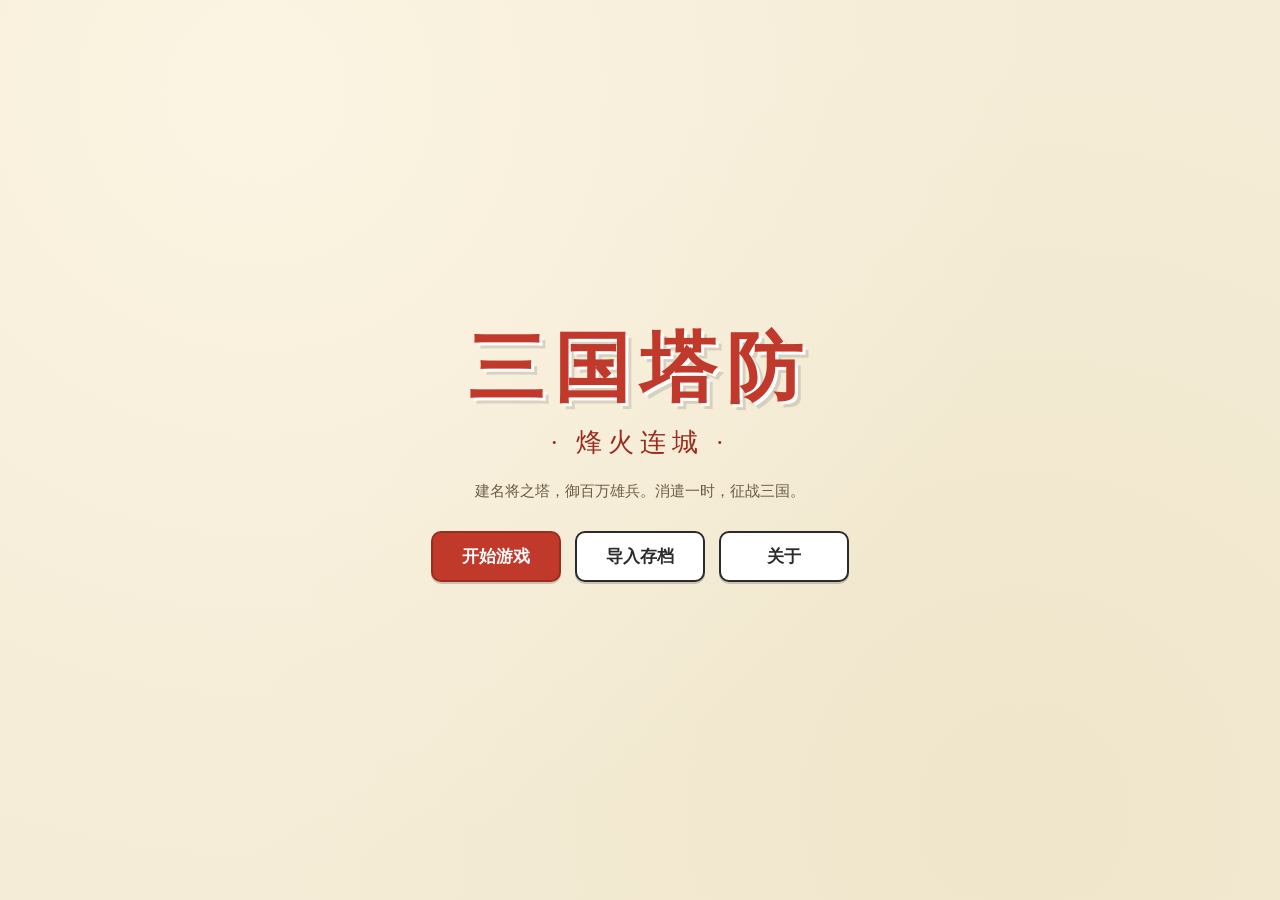
<file: game3/index.html>
<!DOCTYPE html>
<html lang="zh-CN">
<head>
  <meta charset="UTF-8" />
  <meta name="viewport" content="width=device-width, initial-scale=1.0, maximum-scale=1.0, user-scalable=no" />
  <title>三国塔防·烽火连城</title>
  <link rel="stylesheet" href="style.css" />
</head>
<body>
  <div id="app">

    <!-- ============ 主菜单 ============ -->
    <section id="screen-menu" class="screen">
      <div class="menu-wrap">
        <h1 class="game-title">三国塔防</h1>
        <div class="game-sub">· 烽火连城 ·</div>
        <p class="menu-tag">建名将之塔，御百万雄兵。消遣一时，征战三国。</p>
        <div class="menu-btns">
          <button id="btn-start" class="btn btn-primary">开始游戏</button>
          <button id="btn-import" class="btn">导入存档</button>
          <button id="btn-about" class="btn">关于</button>
        </div>
        <input id="file-import" type="file" accept="application/json" hidden />
      </div>
    </section>

    <!-- ============ 将军档案 ============ -->
    <section id="screen-profiles" class="screen" hidden>
      <div class="panel">
        <h2 class="panel-title">选择将军档案</h2>
        <div id="profile-list" class="profile-list"></div>
        <div class="create-row">
          <input id="profile-name" class="inp" maxlength="16" placeholder="输入新将军名号…" />
          <button id="btn-create" class="btn btn-primary">新建档案</button>
        </div>
        <button id="btn-back-menu" class="btn btn-link">‹ 返回主菜单</button>
      </div>
    </section>

    <!-- ============ 战役地图 ============ -->
    <section id="screen-maps" class="screen" hidden>
      <div class="panel">
        <h2 class="panel-title">选择战役</h2>
        <div id="map-list" class="map-list"></div>
        <button id="btn-back-profiles" class="btn btn-link">‹ 返回档案</button>
      </div>
    </section>

    <!-- ============ 对局 ============ -->
    <section id="screen-game" class="screen" hidden>
      <div class="game-head">
        <div id="game-title" class="game-head-title"></div>
        <div class="hud">
          <span id="hud-gold" class="hud-item">💰 0</span>
          <span id="hud-lives" class="hud-item">🏰 0</span>
          <span id="hud-wave" class="hud-item">⚔️ 波次 0</span>
          <span id="hud-score" class="hud-item">⭐ 0</span>
        </div>
        <div class="head-btns">
          <button id="btn-wave" class="btn btn-go">出战 ▶</button>
          <button id="btn-speed" class="btn">1×</button>
          <button id="btn-auto" class="btn">自动：关</button>
          <button id="btn-pause" class="btn">暂停</button>
          <button id="btn-sound" class="btn">🔊</button>
          <button id="btn-quit" class="btn btn-link">退出</button>
        </div>
      </div>

      <!-- 下一波敌情预览 -->
      <div id="next-wave" class="nextwave" hidden></div>

      <div class="stage">
        <canvas id="game-canvas" width="920" height="552"></canvas>

        <!-- 选中塔面板 -->
        <div id="tower-panel" class="tower-panel" hidden>
          <div id="tp-name" class="tp-name"></div>
          <div id="tp-info" class="tp-info"></div>
          <div class="tp-btns">
            <button id="btn-upgrade" class="btn btn-primary">升级</button>
            <button id="btn-sell" class="btn btn-danger">出售</button>
          </div>
        </div>
      </div>

        <div class="dock">
          <div class="dock-col">
            <div class="dock-label">建造防御塔</div>
            <div id="tower-palette" class="tower-palette"></div>
          </div>
          <div class="dock-col">
            <div class="dock-label">主动技能</div>
            <div id="skill-bar" class="skill-bar"></div>
          </div>
          <div class="dock-col">
            <div class="dock-label">锦囊（开局各 1，点击即用）</div>
            <div id="item-bar" class="item-bar"></div>
          </div>
        </div>
    </section>

    <!-- ============ 胜负弹层 ============ -->
    <div id="overlay-msg" class="overlay" hidden>
      <div class="overlay-card">
        <div id="om-title" class="om-title"></div>
        <div id="om-body" class="om-body"></div>
        <div class="overlay-btns">
          <button id="btn-next" class="btn btn-primary">下一关 ▶</button>
          <button id="btn-retry" class="btn">重试</button>
          <button id="btn-tomaps" class="btn btn-link">返回地图</button>
        </div>
      </div>
    </div>

    <!-- ============ 关于弹层 ============ -->
    <div id="overlay-about" class="overlay" hidden>
      <div class="overlay-card">
        <div class="om-title">三国塔防 · 烽火连城</div>
        <div class="om-body" style="text-align:left;line-height:1.7">
          纯静态网页塔防，数据存于本机浏览器。<br>
          · 选将军建个人档案，进度自动保存；换设备请用「导出存档」备份 JSON。<br>
          · 建塔消耗金币，击杀敌军获利；敌人抵达城池扣耐久，归零即败。<br>
          · 6 系防御塔（弓弩/火攻/陷阵营/谋士/投石/雷火）各 3 级，满级解锁专属特技。<br>
          · 4 个主动技能：火烧赤壁·八阵图·草船借箭·屯田令（开仓放粮）。<br>
          · 相邻同势力塔触发「羁绊」攻速加成，布阵有讲究。<br>
          · 4 场战役 + 1 张「无尽烽火」无限波次；锦囊道具随时助战。<br>
          · 按剩余城池评 1–3 星，通关解锁下一关；支持键盘快捷键（1-6 选塔 / QWER 技能 / 空格出战 / P 暂停）。
        </div>
        <div class="overlay-btns"><button class="btn btn-primary" onclick="this.parentNode.parentNode.parentNode.hidden=true">知道了</button></div>
      </div>
    </div>

  </div>

  <script src="config.js"></script>
  <script src="save.js"></script>
  <script src="engine.js"></script>
  <script src="ui.js"></script>
</body>
</html>
</file>
<file: game/style.css>
/* ==================================================================
   电亮全城 PowerLink —— 深蓝控制室主题
   纯 CSS，无外部字体/图片，file:// 直接可用
   ================================================================== */

:root {
  --bg:        #0b1020;
  --panel:     #121a30;
  --panel-2:   #0e1730;
  --line:      #1e2a44;
  --line-soft: #18233c;
  --text:      #e6f0ff;
  --text-dim:  #8ea3c8;
  --text-mute: #6b7fa6;
  --cyan:      #38e1ff;
  --amber:     #ffb02e;
  --red:       #ff4f6d;
  --green:     #4ade5f;
  --radius:    14px;
  --radius-sm: 10px;
  --shadow:    0 10px 34px rgba(0, 0, 0, .45);
  --tap:       44px;
}

* { box-sizing: border-box; }

html, body {
  margin: 0;
  padding: 0;
  min-height: 100%;
  background: var(--bg);
  color: var(--text);
  font-family: -apple-system, BlinkMacSystemFont, "Segoe UI", "PingFang SC",
               "Hiragino Sans GB", "Microsoft YaHei", "Source Han Sans SC",
               "Noto Sans CJK SC", sans-serif;
  font-size: 15px;
  line-height: 1.55;
  -webkit-font-smoothing: antialiased;
  -webkit-text-size-adjust: 100%;
  overscroll-behavior: none;
}

body { overflow-x: hidden; }

/* ---------- 背景层 ---------- */
.bg-layer {
  position: fixed;
  inset: 0;
  z-index: 0;
  pointer-events: none;
  overflow: hidden;
}
.bg-grid {
  position: absolute;
  inset: -20%;
  background-image:
    linear-gradient(var(--line) 1px, transparent 1px),
    linear-gradient(90deg, var(--line) 1px, transparent 1px);
  background-size: 46px 46px;
  opacity: .22;
  mask-image: radial-gradient(ellipse 80% 70% at 50% 30%, #000 30%, transparent 78%);
  -webkit-mask-image: radial-gradient(ellipse 80% 70% at 50% 30%, #000 30%, transparent 78%);
}
.bg-glow {
  position: absolute;
  width: 60vmax;
  height: 60vmax;
  border-radius: 50%;
  filter: blur(90px);
  opacity: .16;
}
.bg-glow-a { background: var(--cyan);  top: -26vmax; left: -18vmax; }
.bg-glow-b { background: var(--amber); bottom: -30vmax; right: -22vmax; opacity: .11; }

/* ---------- 布局骨架 ---------- */
#app {
  position: relative;
  z-index: 1;
  max-width: 940px;
  margin: 0 auto;
  padding: 0 16px calc(28px + env(safe-area-inset-bottom, 0px));
}

/* ---------- 存储降级提示条（file:// / 隐私模式 / 容量满） ---------- */
.warn-bar {
  display: flex;
  align-items: center;
  gap: 10px;
  margin: 10px 0 0;
  padding: 10px 12px;
  border-radius: var(--radius-sm);
  background: rgba(255, 176, 46, .12);
  border: 1px solid rgba(255, 176, 46, .34);
  color: #ffd694;
  font-size: 12.5px;
  line-height: 1.55;
}
.warn-bar[hidden] { display: none; }
.warn-ico { flex: none; display: grid; place-items: center; color: var(--amber); }
.warn-text { flex: 1 1 auto; min-width: 0; }
.warn-cta { flex: none; min-height: 34px; padding: 0 14px; font-size: 12.5px; }

/* 降级态下把「导出」按钮提到主 CTA 级别，并加一圈呼吸描边 */
.btn-attn {
  background: linear-gradient(180deg, #ffc65c, #f09a12) !important;
  border-color: transparent !important;
  color: #241602 !important;
  font-weight: 700;
  box-shadow: 0 0 0 0 rgba(255, 176, 46, .55);
  /* 静态描边：即使用户开了"减少动效"，高亮依然成立 */
  outline: 2px solid rgba(255, 176, 46, .38);
  outline-offset: 2px;
  animation: attnPulse 1.9s ease-out infinite;
}
.btn-attn:hover { background: linear-gradient(180deg, #ffd177, #ffab29) !important; }
/* 降级态下把整个"存档数据"区圈起来，视线自然落到导出上 */
body.no-storage .data-actions {
  padding: 10px;
  border: 1px dashed rgba(255, 176, 46, .32);
  border-radius: var(--radius);
  background: rgba(255, 176, 46, .05);
}
@keyframes attnPulse {
  0%   { box-shadow: 0 0 0 0 rgba(255, 176, 46, .5); }
  70%  { box-shadow: 0 0 0 9px rgba(255, 176, 46, 0); }
  100% { box-shadow: 0 0 0 0 rgba(255, 176, 46, 0); }
}
.tip-warn { color: #ffd694 !important; }

#topbar {
  display: flex;
  align-items: center;
  gap: 10px;
  padding: calc(12px + env(safe-area-inset-top, 0px)) 0 12px;
  position: sticky;
  top: 0;
  z-index: 20;
  background: linear-gradient(180deg, var(--bg) 62%, rgba(11, 16, 32, 0));
}
#top-title {
  display: flex;
  align-items: center;
  gap: 8px;
  font-weight: 700;
  letter-spacing: .5px;
  flex: 1;
  min-width: 0;
}
#top-title-text {
  overflow: hidden;
  text-overflow: ellipsis;
  white-space: nowrap;
}
.brand-bolt {
  display: grid;
  place-items: center;
  width: 28px; height: 28px;
  border-radius: 9px;
  background: rgba(56, 225, 255, .12);
  border: 1px solid rgba(56, 225, 255, .3);
  flex: none;
}

.icon-btn {
  width: 36px; height: 36px;
  display: grid;
  place-items: center;
  border-radius: 11px;
  border: 1px solid var(--line);
  background: var(--panel);
  color: var(--text);
  cursor: pointer;
  flex: none;
  transition: background .15s, border-color .15s;
}
.icon-btn:hover { background: #16203a; border-color: #2b3a5e; }

.profile-chip {
  display: flex;
  align-items: center;
  gap: 8px;
  padding: 5px 12px 5px 6px;
  border-radius: 999px;
  border: 1px solid var(--line);
  background: var(--panel);
  color: var(--text);
  cursor: pointer;
  max-width: 46vw;
  flex: none;
  transition: border-color .15s, background .15s;
}
.profile-chip:hover { border-color: var(--cyan); background: #16203a; }
.chip-avatar { display: grid; place-items: center; width: 26px; height: 26px; flex: none; }
.chip-name {
  font-size: 13px;
  font-weight: 600;
  overflow: hidden;
  text-overflow: ellipsis;
  white-space: nowrap;
}

/* ---------- 屏幕 ---------- */
.screen { display: none; animation: fadeUp .26s ease both; }
.screen.active { display: block; }
@keyframes fadeUp {
  from { opacity: 0; transform: translateY(8px); }
  to   { opacity: 1; transform: none; }
}

.section-head {
  display: flex;
  align-items: center;
  justify-content: space-between;
  gap: 12px;
  margin: 22px 0 12px;
}
.section-head h2 { font-size: 19px; margin: 0; letter-spacing: .5px; }
.section-head h3 { font-size: 15px; margin: 0; color: var(--text-dim); font-weight: 600; }

.progress-pill {
  padding: 4px 12px;
  border-radius: 999px;
  background: rgba(56, 225, 255, .1);
  border: 1px solid rgba(56, 225, 255, .3);
  color: var(--cyan);
  font-size: 12.5px;
  font-weight: 700;
  white-space: nowrap;
}

.tip { color: var(--text-dim); font-size: 12.5px; margin: 10px 0 0; }
.muted { color: var(--text-mute); }
.empty {
  padding: 30px 16px;
  text-align: center;
  color: var(--text-dim);
  border: 1px dashed var(--line);
  border-radius: var(--radius);
}
.sr-only {
  position: absolute; width: 1px; height: 1px;
  padding: 0; margin: -1px; overflow: hidden;
  clip: rect(0 0 0 0); white-space: nowrap; border: 0;
}

/* ---------- 按钮 ---------- */
.btn {
  min-height: var(--tap);
  padding: 10px 18px;
  border-radius: 12px;
  border: 1px solid var(--line);
  background: var(--panel);
  color: var(--text);
  font-size: 14px;
  font-weight: 600;
  font-family: inherit;
  cursor: pointer;
  transition: transform .1s, background .15s, border-color .15s, opacity .15s;
}
.btn:hover  { background: #17223d; border-color: #2d3d63; }
.btn:active { transform: translateY(1px); }
.btn:disabled { opacity: .38; cursor: not-allowed; }
.btn-primary {
  background: linear-gradient(180deg, #38e1ff, #16b8de);
  border-color: transparent;
  color: #04121c;
}
.btn-primary:hover { background: linear-gradient(180deg, #5ae9ff, #2ec4e8); }
.btn-ghost  { background: transparent; }
.btn-danger { background: rgba(255, 79, 109, .12); border-color: rgba(255, 79, 109, .4); color: #ff8fa3; }
.btn-danger:hover { background: rgba(255, 79, 109, .2); }
.wide { width: 100%; }

/* ---------- 主菜单 ---------- */
.hero {
  margin-top: 8px;
  padding: 24px 22px;
  border-radius: 20px;
  background: linear-gradient(160deg, #16203c 0%, var(--panel) 60%);
  border: 1px solid var(--line);
  box-shadow: var(--shadow);
}
.hero-title {
  margin: 0;
  font-size: clamp(30px, 8vw, 44px);
  letter-spacing: 3px;
  line-height: 1.1;
}
.hero-title .accent {
  color: var(--cyan);
  text-shadow: 0 0 22px rgba(56, 225, 255, .5);
}
.hero-sub { margin: 8px 0 18px; color: var(--text-dim); font-size: 13.5px; }

.hero-stats {
  display: grid;
  grid-template-columns: repeat(3, 1fr);
  gap: 10px;
  margin-bottom: 18px;
}
.stat {
  background: rgba(11, 16, 32, .55);
  border: 1px solid var(--line);
  border-radius: var(--radius-sm);
  padding: 10px 8px;
  text-align: center;
}
.stat b { display: block; font-size: 17px; color: var(--cyan); letter-spacing: .5px; }
.stat span { font-size: 11.5px; color: var(--text-mute); }

.btn-continue {
  width: 100%;
  min-height: 58px;
  display: flex;
  flex-direction: column;
  align-items: center;
  justify-content: center;
  gap: 2px;
  border: none;
  border-radius: 14px;
  cursor: pointer;
  font-family: inherit;
  color: #04121c;
  background: linear-gradient(135deg, #38e1ff, #59f0c8);
  box-shadow: 0 8px 24px rgba(56, 225, 255, .26);
  transition: transform .12s, box-shadow .18s;
}
.btn-continue:hover  { transform: translateY(-1px); box-shadow: 0 12px 30px rgba(56, 225, 255, .36); }
.btn-continue:active { transform: translateY(1px); }
.bc-main { font-size: 17px; font-weight: 800; letter-spacing: 2px; }
.bc-sub  { font-size: 11.5px; opacity: .78; font-weight: 600; }

.menu-grid {
  display: grid;
  grid-template-columns: repeat(auto-fit, minmax(150px, 1fr));
  gap: 12px;
  margin-top: 14px;
}
.menu-card {
  display: flex;
  flex-direction: column;
  align-items: flex-start;
  gap: 3px;
  padding: 16px;
  min-height: 104px;
  border-radius: var(--radius);
  border: 1px solid var(--line);
  background: var(--panel);
  color: var(--text);
  text-align: left;
  cursor: pointer;
  font-family: inherit;
  transition: transform .12s, border-color .15s, background .15s;
}
.menu-card:hover { transform: translateY(-2px); border-color: #2e4066; background: #16203a; }
.mc-icon { margin-bottom: 4px; display: block; }
.mc-title { font-size: 15px; font-weight: 700; }
.mc-sub { font-size: 11.5px; color: var(--text-mute); }

.howto {
  margin-top: 22px;
  padding: 16px 18px;
  border-radius: var(--radius);
  border: 1px solid var(--line-soft);
  background: rgba(18, 26, 48, .55);
}
.howto h3 { margin: 0 0 8px; font-size: 14px; color: var(--amber); }
.howto ol { margin: 0; padding-left: 20px; color: var(--text-dim); font-size: 13px; }
.howto li { margin: 5px 0; }
.howto b { color: var(--text); }

/* ---------- 关卡选择 ---------- */
.pack { margin-bottom: 22px; }
.pack-head {
  display: flex;
  align-items: baseline;
  justify-content: space-between;
  gap: 10px;
  padding-bottom: 8px;
  margin-bottom: 10px;
  border-bottom: 1px solid var(--line);
}
.pack-head h3 { margin: 0; font-size: 15px; letter-spacing: 1px; display: flex; align-items: center; gap: 6px; }
.pack-meta { font-size: 11.5px; color: var(--text-mute); white-space: nowrap; }

/* ---------- 关卡包锁定态 ---------- */
.lock-ico { display: inline-grid; place-items: center; color: var(--text-mute); }
.pack.locked .pack-head h3 { color: var(--text-dim); }
.pack.locked .pack-meta { color: var(--amber); }

.lock-strip {
  padding: 16px 16px 14px;
  border-radius: var(--radius);
  border: 1px dashed var(--line);
  background: linear-gradient(180deg, rgba(18, 26, 48, .75), rgba(14, 23, 48, .5));
  text-align: center;
}
.ls-top {
  display: flex;
  align-items: center;
  justify-content: center;
  gap: 7px;
  font-size: 13.5px;
  color: var(--text);
}
.ls-top .lock-ico { color: var(--amber); }
.ls-bar {
  margin: 10px auto 8px;
  max-width: 320px;
  height: 6px;
  border-radius: 999px;
  background: rgba(30, 42, 68, .9);
  overflow: hidden;
}
.ls-bar i {
  display: block;
  height: 100%;
  border-radius: 999px;
  background: linear-gradient(90deg, var(--cyan), var(--amber));
  transition: width .4s ease;
}
.ls-sub { font-size: 11.5px; color: var(--text-mute); }

.level-grid {
  display: grid;
  grid-template-columns: repeat(auto-fill, minmax(104px, 1fr));
  gap: 10px;
}
.level-tile {
  position: relative;
  display: flex;
  flex-direction: column;
  align-items: center;
  gap: 3px;
  padding: 12px 8px 10px;
  min-height: 104px;
  border-radius: var(--radius-sm);
  border: 1px solid var(--line);
  background: var(--panel);
  color: var(--text);
  cursor: pointer;
  font-family: inherit;
  transition: transform .12s, border-color .15s, background .15s;
}
.level-tile:hover { transform: translateY(-2px); border-color: var(--cyan); background: #16203a; }
.level-tile.done { border-color: rgba(56, 225, 255, .38); background: linear-gradient(180deg, rgba(56,225,255,.07), var(--panel)); }
.lt-no { font-size: 19px; font-weight: 800; color: var(--cyan); line-height: 1.1; }
.level-tile:not(.done) .lt-no { color: var(--text-dim); }
.lt-name { font-size: 12px; font-weight: 600; text-align: center; }
.lt-size { font-size: 10.5px; color: var(--text-mute); }

/* ---------- 星星 ---------- */
.stars-inline { display: inline-flex; gap: 2px; align-items: center; }
.star {
  width: 12px; height: 12px;
  display: inline-block;
  background: #2b3a5e;
  clip-path: polygon(50% 0%, 61% 35%, 98% 35%, 68% 57%, 79% 91%, 50% 70%, 21% 91%, 32% 57%, 2% 35%, 39% 35%);
}
.star.on { background: var(--amber); box-shadow: 0 0 8px rgba(255, 176, 46, .55); }

.stars-big { display: flex; justify-content: center; margin: 8px 0 14px; }
.stars-big .stars-inline { gap: 10px; }
.stars-big .star { width: 34px; height: 34px; }
.stars-big .star.on { animation: starPop .42s cubic-bezier(.2, 1.4, .4, 1) both; }
.stars-big .star.on:nth-child(2) { animation-delay: .14s; }
.stars-big .star.on:nth-child(3) { animation-delay: .28s; }
.stars-big.nomotion .star.on { animation: none; }
@keyframes starPop {
  0%   { transform: scale(.2) rotate(-40deg); opacity: 0; }
  70%  { transform: scale(1.22) rotate(6deg); opacity: 1; }
  100% { transform: scale(1) rotate(0); }
}

/* ---------- 每日挑战 ---------- */
.daily-card {
  padding: 18px;
  border-radius: var(--radius);
  border: 1px solid var(--line);
  background: linear-gradient(160deg, #16203c, var(--panel));
  box-shadow: var(--shadow);
}
.dc-top { display: flex; align-items: flex-start; justify-content: space-between; gap: 14px; }
.daily-date { font-size: 24px; font-weight: 800; letter-spacing: 2px; color: var(--amber); }
.daily-meta { font-size: 12.5px; color: var(--text-dim); margin-top: 2px; }
.streak-box {
  text-align: center;
  padding: 8px 14px;
  border-radius: var(--radius-sm);
  background: rgba(11, 16, 32, .6);
  border: 1px solid var(--line);
  flex: none;
}
.streak-box b { display: block; font-size: 20px; color: var(--cyan); }
.streak-box span { font-size: 10.5px; color: var(--text-mute); }
.daily-stars { margin: 14px 0; min-height: 20px; display: flex; align-items: center; gap: 8px; }

.daily-history {
  display: grid;
  grid-template-columns: repeat(7, 1fr);
  gap: 6px;
}
.dh-item {
  padding: 9px 2px;
  border-radius: var(--radius-sm);
  border: 1px solid var(--line);
  background: var(--panel);
  text-align: center;
}
.dh-item.done { border-color: rgba(56, 225, 255, .35); background: rgba(56, 225, 255, .07); }
.dh-item b { display: block; font-size: 11px; color: var(--text-dim); margin-bottom: 4px; }
.dh-item .star { width: 8px; height: 8px; }
/* 今天：唯一可玩的一天，用琥珀色点出来 */
.dh-item.today { border-color: rgba(255, 176, 46, .5); background: rgba(255, 176, 46, .08); }
.dh-item.today b { color: var(--amber); }
.dh-todo { font-size: 10.5px; color: var(--amber); }
/* 往日未参加：灰显且明确不可补做 */
.dh-item.locked { opacity: .42; background: rgba(14, 23, 48, .5); border-style: dashed; }
.dh-item.locked b { color: var(--text-mute); }
.dh-miss { font-size: 12px; color: var(--text-mute); letter-spacing: 1px; }

/* ---------- 游戏屏 ---------- */
.game-head {
  display: flex;
  align-items: center;
  justify-content: space-between;
  gap: 12px;
  flex-wrap: wrap;
  margin-bottom: 12px;
}
.gh-title { font-size: 17px; font-weight: 700; letter-spacing: 1px; }
.gh-sub { font-size: 11.5px; color: var(--text-mute); }
.gh-stats { display: flex; gap: 8px; }
.gstat {
  min-width: 62px;
  padding: 6px 10px;
  text-align: center;
  border-radius: var(--radius-sm);
  border: 1px solid var(--line);
  background: var(--panel);
}
.gstat b { display: block; font-size: 15px; font-variant-numeric: tabular-nums; }
.gstat span { font-size: 10.5px; color: var(--text-mute); }
.gstat b.ok   { color: var(--amber); }
.gstat b.good { color: var(--green); }

.board-wrap {
  width: 100%;
  max-width: min(100%, 66vh);
  margin: 0 auto;
  aspect-ratio: 1 / 1;
  position: relative;
}
/* aspect-ratio 兜底（老浏览器） */
@supports not (aspect-ratio: 1 / 1) {
  .board-wrap::before { content: ""; display: block; padding-top: 100%; }
  .board-wrap > canvas { position: absolute; inset: 0; }
}
#board {
  width: 100%;
  height: 100%;
  display: block;
  touch-action: none;
  -webkit-user-select: none;
  user-select: none;
  -webkit-tap-highlight-color: transparent;
  border-radius: 18px;
  outline: none;
  cursor: crosshair;
}
#board:focus-visible { box-shadow: 0 0 0 2px var(--amber); }

.game-actions {
  display: grid;
  grid-template-columns: repeat(4, 1fr);
  gap: 8px;
  margin: 14px auto 0;
  max-width: min(100%, 66vh);
}
.game-actions .btn { padding: 10px 6px; font-size: 13.5px; }

.legend {
  display: flex;
  flex-wrap: wrap;
  gap: 7px;
  justify-content: center;
  margin: 14px auto 0;
  max-width: min(100%, 66vh);
}
.lg {
  display: inline-flex;
  align-items: center;
  gap: 5px;
  padding: 4px 10px 4px 7px;
  border-radius: 999px;
  border: 1px solid var(--line);
  background: var(--panel);
  font-size: 11px;
  color: var(--text-mute);
}
.lg i { font-style: normal; }
.lg.on {
  border-color: var(--lc);
  color: var(--text);
  background: color-mix(in srgb, var(--lc) 12%, var(--panel));
}
/* color-mix 兜底 */
@supports not (background: color-mix(in srgb, red 10%, blue)) {
  .lg.on { background: var(--panel); }
}

/* ---------- 档案卡片 ---------- */
.profile-list { display: grid; gap: 10px; }
.profile-card {
  display: flex;
  align-items: center;
  gap: 12px;
  padding: 12px 14px;
  border-radius: var(--radius);
  border: 1px solid var(--line);
  background: var(--panel);
}
.profile-card.current { border-color: var(--cyan); background: linear-gradient(90deg, rgba(56,225,255,.08), var(--panel) 60%); }
.pc-avatar {
  width: 44px; height: 44px;
  display: grid; place-items: center;
  border-radius: 13px;
  background: rgba(11, 16, 32, .7);
  border: 1px solid var(--line);
  flex: none;
}
.pc-info { flex: 1; min-width: 0; }
.pc-info b { display: block; font-size: 14.5px; }
.pc-info span { font-size: 11.5px; color: var(--text-mute); }
.tag {
  margin-left: 8px;
  padding: 1px 7px;
  border-radius: 999px;
  font-size: 10px;
  font-weight: 700;
  background: rgba(56, 225, 255, .16);
  color: var(--cyan);
  vertical-align: middle;
}
.pc-acts { display: flex; gap: 6px; flex-wrap: wrap; justify-content: flex-end; }
.mini {
  min-height: 32px;
  padding: 5px 11px;
  border-radius: 9px;
  border: 1px solid var(--line);
  background: rgba(11, 16, 32, .5);
  color: var(--text-dim);
  font-size: 12px;
  font-family: inherit;
  cursor: pointer;
  transition: color .15s, border-color .15s;
}
.mini:hover { color: var(--text); border-color: #33456e; }
.mini.danger:hover { color: #ff8fa3; border-color: rgba(255, 79, 109, .5); }

.data-actions { display: flex; flex-wrap: wrap; gap: 9px; }
.data-actions .btn { flex: 1 1 150px; }

/* ---------- 设置 ---------- */
.setting-row {
  display: flex;
  align-items: center;
  justify-content: space-between;
  gap: 14px;
  padding: 14px 16px;
  margin-bottom: 10px;
  border-radius: var(--radius);
  border: 1px solid var(--line);
  background: var(--panel);
}
.sr-text b { display: block; font-size: 14.5px; }
.sr-text span { font-size: 11.5px; color: var(--text-mute); }

.switch { position: relative; display: inline-block; flex: none; cursor: pointer; }
.switch input { position: absolute; opacity: 0; width: 100%; height: 100%; margin: 0; cursor: pointer; }
.switch .track {
  display: block;
  width: 50px; height: 29px;
  border-radius: 999px;
  background: #22304f;
  border: 1px solid var(--line);
  transition: background .18s;
}
.switch .track::after {
  content: "";
  position: absolute;
  top: 4px; left: 4px;
  width: 21px; height: 21px;
  border-radius: 50%;
  background: #7f92b8;
  transition: transform .18s, background .18s;
}
.switch input:checked + .track { background: rgba(56, 225, 255, .3); border-color: var(--cyan); }
.switch input:checked + .track::after { transform: translateX(21px); background: var(--cyan); }
.switch input:focus-visible + .track { box-shadow: 0 0 0 2px var(--amber); }

/* ---------- 浮层 / 弹窗 ---------- */
.overlay {
  position: fixed;
  inset: 0;
  z-index: 60;
  display: flex;
  align-items: center;
  justify-content: center;
  padding: 20px;
  background: rgba(5, 8, 18, .72);
  backdrop-filter: blur(4px);
  -webkit-backdrop-filter: blur(4px);
  opacity: 0;
  transition: opacity .2s;
}
.overlay.show { opacity: 1; }
.overlay[hidden] { display: none !important; }
.dialog {
  width: 100%;
  max-width: 420px;
  max-height: 88vh;
  overflow-y: auto;
  padding: 22px;
  border-radius: 20px;
  border: 1px solid var(--line);
  background: var(--panel);
  box-shadow: var(--shadow);
  animation: dlgIn .26s cubic-bezier(.2, 1, .3, 1) both;
}
@keyframes dlgIn {
  from { opacity: 0; transform: translateY(18px) scale(.97); }
  to   { opacity: 1; transform: none; }
}
.dialog h2 { margin: 0 0 4px; font-size: 22px; text-align: center; letter-spacing: 1px; }
.dialog h3 { margin: 0 0 12px; font-size: 17px; }
.dialog p  { font-size: 13.5px; color: var(--text-dim); }
.dialog-actions {
  display: flex;
  gap: 9px;
  margin-top: 18px;
  flex-wrap: wrap;
}
.dialog-actions .btn { flex: 1 1 auto; }

.result-dialog { text-align: center; max-width: 400px; }
.result-sub { margin: 0 0 6px; font-size: 13px; }
.result-rows { text-align: left; margin-top: 6px; }
.rr {
  display: flex;
  justify-content: space-between;
  gap: 10px;
  padding: 8px 12px;
  border-radius: 9px;
  background: rgba(11, 16, 32, .55);
  border: 1px solid var(--line-soft);
  margin-bottom: 6px;
  font-size: 13px;
}
.rr span { color: var(--text-dim); }
.rr b { font-variant-numeric: tabular-nums; }
.rr.warn { border-color: rgba(255, 176, 46, .35); color: #ffd694; }
.rr.warn span { color: #ffd694; }
.rr.tip-row { display: block; text-align: center; color: var(--text-mute); font-size: 12px; }
.rr-note { font-style: normal; font-weight: 400; font-size: 11px; color: var(--text-mute); margin-left: 4px; }

/* 城市点亮动画 */
.skyline {
  display: flex;
  align-items: flex-end;
  justify-content: center;
  gap: 4px;
  height: 62px;
  margin-bottom: 12px;
}
.skyline i {
  width: 16px;
  height: var(--h);
  border-radius: 3px 3px 0 0;
  background:
    repeating-linear-gradient(180deg, rgba(255,176,46,.85) 0 3px, transparent 3px 8px),
    #1b2743;
  border: 1px solid #26355a;
  border-bottom: none;
  opacity: .25;
  animation: lightUp .5s ease var(--d) both;
}
@keyframes lightUp {
  from { opacity: .18; filter: brightness(.5); }
  to   { opacity: 1;   filter: brightness(1) drop-shadow(0 0 6px rgba(255,176,46,.5)); }
}

/* ---------- 表单 ---------- */
.field { display: block; margin-bottom: 14px; }
.field > span { display: block; font-size: 12px; color: var(--text-dim); margin-bottom: 6px; }
.field input[type="text"] {
  width: 100%;
  min-height: var(--tap);
  padding: 10px 13px;
  border-radius: 11px;
  border: 1px solid var(--line);
  background: var(--panel-2);
  color: var(--text);
  font-size: 15px;
  font-family: inherit;
}
.field input[type="text"]:focus { outline: none; border-color: var(--cyan); }

.swatches { display: flex; flex-wrap: wrap; gap: 8px; }
.swatch {
  width: 34px; height: 34px;
  border-radius: 10px;
  border: 2px solid transparent;
  cursor: pointer;
  padding: 0;
  transition: transform .12s;
}
.swatch:hover { transform: scale(1.08); }
.swatch.on { border-color: #fff; box-shadow: 0 0 0 2px rgba(255, 255, 255, .25); }
.shape-pick {
  width: 38px; height: 38px;
  display: grid; place-items: center;
  border-radius: 10px;
  border: 1px solid var(--line);
  background: var(--panel-2);
  cursor: pointer;
  padding: 0;
  transition: border-color .15s, background .15s;
}
.shape-pick:hover { border-color: #33456e; }
.shape-pick.on { border-color: var(--cyan); background: rgba(56, 225, 255, .12); }

.json-area {
  width: 100%;
  min-height: 130px;
  margin-top: 10px;
  padding: 10px 12px;
  border-radius: 11px;
  border: 1px solid var(--line);
  background: var(--panel-2);
  color: var(--text-dim);
  font-family: ui-monospace, SFMono-Regular, Menlo, Consolas, monospace;
  font-size: 11.5px;
  line-height: 1.5;
  resize: vertical;
}
.json-area:focus { outline: none; border-color: var(--cyan); color: var(--text); }

/* ---------- Toast ---------- */
.toast {
  position: fixed;
  left: 50%;
  bottom: calc(26px + env(safe-area-inset-bottom, 0px));
  transform: translate(-50%, 20px);
  z-index: 90;
  max-width: min(88vw, 420px);
  padding: 11px 18px;
  border-radius: 12px;
  background: rgba(18, 26, 48, .97);
  border: 1px solid var(--cyan);
  color: var(--text);
  font-size: 13px;
  text-align: center;
  box-shadow: var(--shadow);
  opacity: 0;
  pointer-events: none;
  transition: opacity .22s, transform .22s;
}
.toast.show { opacity: 1; transform: translate(-50%, 0); }

/* ---------- 响应式 ---------- */
@media (max-width: 560px) {
  body { font-size: 14px; }
  #app { padding: 0 12px calc(24px + env(safe-area-inset-bottom, 0px)); }
  .hero { padding: 18px 16px; }
  .menu-grid { grid-template-columns: repeat(2, 1fr); gap: 10px; }
  .menu-card { min-height: 96px; padding: 13px; }
  .level-grid { grid-template-columns: repeat(auto-fill, minmax(88px, 1fr)); gap: 8px; }
  .level-tile { min-height: 94px; padding: 10px 5px 8px; }
  .lt-name { font-size: 11px; }
  .board-wrap { max-width: min(100%, 58vh); }
  .game-actions, .legend { max-width: min(100%, 58vh); }
  .gh-stats { gap: 6px; }
  .gstat { min-width: 54px; padding: 5px 7px; }
  .profile-card { flex-wrap: wrap; }
  .pc-acts { width: 100%; justify-content: flex-start; }
  .dialog { padding: 18px; }
  .stars-big .star { width: 28px; height: 28px; }
}

@media (max-width: 380px) {
  .game-actions { grid-template-columns: repeat(2, 1fr); }
  .daily-history { grid-template-columns: repeat(4, 1fr); }
}

/* 横屏矮屏：棋盘不要顶出视口 */
@media (max-height: 560px) and (orientation: landscape) {
  .board-wrap { max-width: min(100%, 52vh); }
  .game-actions, .legend { max-width: min(100%, 52vh); }
  .howto { display: none; }
}

/* ---------- 减少动效 ---------- */
@media (prefers-reduced-motion: reduce) {
  *, *::before, *::after {
    animation-duration: .001ms !important;
    animation-iteration-count: 1 !important;
    transition-duration: .001ms !important;
  }
  .skyline i { opacity: 1; }
}
</file>
<file: game2/style.css>
/* =====================================================================
 * 《电亮学堂》PowerLink2 —— 样式表（绿能明亮 · 科普插画风）
 * 调色板严格取自 design/art-direction.md：
 *   主色 #2E9E5B / 背景 #F2FAF4 / 面板 #FFFFFF / 文字 #1F2D27
 *   强调暖橙 #FFB02E / 警示 #E5484D / 信息蓝 #2D7FF9
 * 零外部资源：仅 emoji + CSS，file:// 与 Pages 通用。
 * ===================================================================== */

:root {
  --green: #2E9E5B;
  --green-dark: #248049;
  --green-soft: #E4F5EA;
  --bg: #F2FAF4;
  --panel: #FFFFFF;
  --ink: #1F2D27;
  --ink-dim: #5C6B63;
  --amber: #FFB02E;
  --amber-dark: #E69412;
  --red: #E5484D;
  --red-soft: #FCE8E8;
  --blue: #2D7FF9;
  --blue-soft: #E6F0FF;
  --line: #E2EFE7;
  --shadow: 0 4px 16px rgba(31, 45, 39, .08);
  --shadow-lg: 0 12px 40px rgba(31, 45, 39, .16);
  --r-sm: 10px;
  --r-md: 12px;
  --r-lg: 16px;
  --tap: 44px;
}

* { box-sizing: border-box; }

html, body { height: 100%; }

body {
  margin: 0;
  font-family: system-ui, "PingFang SC", "Microsoft YaHei", "Segoe UI", sans-serif;
  font-size: 16px;
  line-height: 1.5;
  color: var(--ink);
  background: var(--bg);
  -webkit-font-smoothing: antialiased;
  text-rendering: optimizeLegibility;
  overflow-x: hidden;
}

/* ---------- 背景装饰 ---------- */
.bg-layer { position: fixed; inset: 0; z-index: 0; overflow: hidden; pointer-events: none; }
.bg-blob { position: absolute; border-radius: 50%; filter: blur(60px); opacity: .35; }
.bg-blob-a { width: 360px; height: 360px; background: #BDE9CC; top: -120px; right: -80px; }
.bg-blob-b { width: 300px; height: 300px; background: #CDEFD6; bottom: -100px; left: -90px; }
.bg-grid {
  position: absolute; inset: 0;
  background-image:
    linear-gradient(rgba(46,158,91,.05) 1px, transparent 1px),
    linear-gradient(90deg, rgba(46,158,91,.05) 1px, transparent 1px);
  background-size: 28px 28px;
  mask-image: radial-gradient(circle at 50% 30%, #000 0%, transparent 75%);
}

/* ---------- 顶部降级提示条 ---------- */
.warn-bar {
  position: sticky; top: 0; z-index: 80;
  display: flex; align-items: center; gap: 10px;
  padding: 10px 14px;
  background: var(--amber); color: #4a3500;
  font-size: 14px; font-weight: 600;
  box-shadow: 0 2px 10px rgba(0,0,0,.12);
}
.warn-bar[hidden] { display: none; }
.warn-ico { flex: none; font-size: 18px; }
.warn-text { flex: 1 1 auto; min-width: 0; }
.warn-cta { background: #fff; color: var(--amber-dark); border: none; flex: none; }

/* ---------- 顶部栏 ---------- */
#topbar {
  position: relative; z-index: 10;
  display: flex; align-items: center; gap: 10px;
  padding: 12px 16px;
  max-width: 760px; margin: 0 auto;
}
.brand { display: flex; align-items: center; gap: 8px; font-weight: 700; font-size: 19px; }
.brand-bolt { color: var(--amber); font-size: 20px; }
#top-title { letter-spacing: .5px; }
.icon-btn {
  min-width: var(--tap); min-height: var(--tap);
  display: inline-flex; align-items: center; justify-content: center;
  border: none; background: transparent; color: var(--ink);
  font-size: 20px; border-radius: var(--r-sm); cursor: pointer;
}
.icon-btn:hover { background: var(--green-soft); }
#btn-back { font-size: 17px; font-weight: 600; padding: 0 10px; }
.profile-chip {
  margin-left: auto;
  display: inline-flex; align-items: center; gap: 8px;
  min-height: var(--tap); padding: 4px 12px 4px 4px;
  border: 1px solid var(--line); background: var(--panel);
  border-radius: 999px; cursor: pointer; color: var(--ink);
}
.profile-chip:hover { border-color: var(--green); }
.chip-avatar {
  width: 34px; height: 34px; border-radius: 50%;
  display: grid; place-items: center; font-size: 18px; color: #fff;
  background: var(--green); flex: none;
}
.chip-name { font-size: 14px; font-weight: 600; max-width: 110px; overflow: hidden; text-overflow: ellipsis; white-space: nowrap; }

/* ---------- 屏幕容器 ---------- */
#screens { position: relative; z-index: 5; max-width: 760px; margin: 0 auto; padding: 4px 16px 90px; }
.screen { display: none; }
.screen.active { display: block; animation: fadeUp .26s ease both; }
@keyframes fadeUp { from { opacity: 0; transform: translateY(10px); } to { opacity: 1; transform: none; } }
.screen-inner { padding-top: 6px; }

.page-head { margin: 6px 2px 16px; }
.page-title { margin: 0; font-size: 24px; font-weight: 700; }
.page-sub { margin: 4px 0 0; color: var(--ink-dim); font-size: 14px; }
.section-h2 { margin: 22px 2px 10px; font-size: 16px; color: var(--ink-dim); font-weight: 700; }

/* ---------- 按钮 ---------- */
.btn {
  min-height: var(--tap); padding: 0 18px;
  display: inline-flex; align-items: center; justify-content: center; gap: 8px;
  border: none; border-radius: var(--r-md); cursor: pointer;
  font-size: 15px; font-weight: 700; font-family: inherit;
  transition: transform .08s ease, box-shadow .15s ease, background .15s ease;
}
.btn:active { transform: translateY(1px); }
.btn-primary { background: var(--green); color: #fff; box-shadow: 0 4px 12px rgba(46,158,91,.28); }
.btn-primary:hover { background: var(--green-dark); }
.btn-primary:disabled { background: #B8D8C4; color: #fff; box-shadow: none; cursor: not-allowed; }
.btn-ghost { background: #fff; color: var(--green); border: 1.5px solid var(--green); }
.btn-ghost:hover { background: var(--green-soft); }
.btn-attn { background: var(--amber); color: #4a3500; }
.btn-attn:hover { background: var(--amber-dark); }
.btn-danger { background: #fff; color: var(--red); border: 1.5px solid var(--red); }
.btn-danger:hover { background: var(--red-soft); }
.btn-block { width: 100%; }

/* ---------- 主菜单 ---------- */
.hero {
  background: linear-gradient(135deg, var(--green) 0%, #3FB873 100%);
  color: #fff; border-radius: var(--r-lg); padding: 26px 20px 22px;
  text-align: center; box-shadow: var(--shadow); position: relative; overflow: hidden;
}
.hero::after {
  content: ""; position: absolute; right: -40px; top: -40px;
  width: 160px; height: 160px; border-radius: 50%;
  background: rgba(255,255,255,.12);
}
.hero-avatar {
  width: 60px; height: 60px; margin: 0 auto 10px; border-radius: 50%;
  background: rgba(255,255,255,.2); display: grid; place-items: center; font-size: 30px;
}
.hero-title { margin: 0; font-size: 30px; font-weight: 800; letter-spacing: 1px; }
.hero-title .accent { color: var(--amber); }
.hero-sub { margin: 6px 0 0; font-size: 14px; opacity: .95; }
.hero-stats { display: flex; justify-content: center; gap: 10px; margin-top: 18px; }
.stat {
  background: rgba(255,255,255,.16); border-radius: var(--r-md);
  padding: 10px 16px; min-width: 78px; backdrop-filter: blur(4px);
}
.stat b { display: block; font-size: 22px; font-weight: 800; color: var(--amber); }
.stat span { font-size: 12px; opacity: .92; }

.menu-grid { display: grid; grid-template-columns: 1fr 1fr; gap: 14px; margin-top: 18px; }
.menu-card {
  background: var(--panel); border: 1px solid var(--line); border-radius: var(--r-lg);
  padding: 18px 16px; text-align: left; cursor: pointer; min-height: 104px;
  display: flex; flex-direction: column; gap: 4px; box-shadow: var(--shadow);
  transition: transform .12s ease, box-shadow .15s ease, border-color .15s ease;
}
.menu-card:hover { transform: translateY(-2px); border-color: var(--green); box-shadow: var(--shadow-lg); }
.menu-card:active { transform: translateY(0); }
.mc-icon { font-size: 26px; }
.mc-title { font-size: 17px; font-weight: 700; }
.mc-sub { font-size: 12.5px; color: var(--ink-dim); }

/* ---------- 档案列表 ---------- */
.profiles-list { display: flex; flex-direction: column; gap: 12px; }
.profile-card {
  display: flex; align-items: center; gap: 12px;
  background: var(--panel); border: 1px solid var(--line); border-radius: var(--r-lg);
  padding: 14px; box-shadow: var(--shadow); cursor: pointer;
}
.profile-card:hover { border-color: var(--green); }
.profile-card.current { border-color: var(--green); box-shadow: 0 0 0 2px var(--green-soft); }
.pc-avatar { width: 46px; height: 46px; border-radius: 50%; display: grid; place-items: center; font-size: 24px; color: #fff; flex: none; }
.pc-info { flex: 1 1 auto; min-width: 0; }
.pc-name { font-size: 16px; font-weight: 700; }
.pc-meta { font-size: 12.5px; color: var(--ink-dim); }
.pc-acts { display: flex; gap: 6px; }
.pc-acts .icon-btn { font-size: 16px; }
.profiles-actions { display: flex; gap: 12px; margin-top: 18px; }
.profiles-actions .btn { flex: 1; }

/* ---------- 章节 / 关卡 ---------- */
.chapters-list, .levels-list { display: flex; flex-direction: column; gap: 14px; }
.chapter-card, .level-card {
  background: var(--panel); border: 1px solid var(--line); border-radius: var(--r-lg);
  padding: 16px; box-shadow: var(--shadow);
  display: flex; align-items: center; gap: 14px;
}
.chapter-card { cursor: pointer; transition: transform .12s ease, border-color .15s; }
.chapter-card:hover { transform: translateY(-2px); border-color: var(--green); }
.chapter-card.locked, .level-card.locked { opacity: .72; cursor: not-allowed; background: #F7FBF8; }
.chapter-ico, .level-ico {
  width: 50px; height: 50px; border-radius: 14px; flex: none;
  display: grid; place-items: center; font-size: 26px; background: var(--green-soft);
}
.chapter-main, .level-main { flex: 1 1 auto; min-width: 0; }
.chapter-title, .level-title { font-size: 17px; font-weight: 700; }
.chapter-desc, .level-sub { font-size: 13px; color: var(--ink-dim); margin-top: 2px; }
.chapter-badge, .level-badge {
  font-size: 12.5px; font-weight: 700; color: var(--ink-dim);
  background: var(--bg); padding: 5px 10px; border-radius: 999px; white-space: nowrap;
}
.chapter-badge.lock { color: var(--amber-dark); background: #FFF3DD; }
.level-stars { display: flex; gap: 2px; font-size: 16px; margin-top: 4px; }
.level-stars .star-off { opacity: .28; }
.level-lock { font-size: 20px; }

/* ---------- 进度条（关卡选择顶部可选，答题内使用） ---------- */
.quiz-progress { flex: 1 1 auto; }
.quiz-progress-bar { height: 8px; border-radius: 999px; background: var(--green-soft); overflow: hidden; }
.quiz-progress-fill { height: 100%; width: 0; background: var(--green); border-radius: 999px; transition: width .3s ease; }
.quiz-progress-text { font-size: 12.5px; color: var(--ink-dim); font-weight: 600; }

/* ---------- 答题 ---------- */
.quiz-inner { padding-top: 4px; }
.quiz-head { display: flex; align-items: center; gap: 12px; margin-bottom: 14px; }
.quiz-card {
  background: var(--panel); border: 1px solid var(--line); border-radius: var(--r-lg);
  padding: 18px; box-shadow: var(--shadow); min-height: 240px;
}
.qc-type {
  display: inline-flex; align-items: center; gap: 6px;
  font-size: 12.5px; font-weight: 700; color: var(--green);
  background: var(--green-soft); padding: 4px 10px; border-radius: 999px; margin-bottom: 12px;
}
.qc-q { font-size: 18px; font-weight: 700; line-height: 1.5; margin: 0 0 16px; }
.qc-q .blank { display: inline-block; min-width: 64px; }
.qc-options { display: flex; flex-direction: column; gap: 10px; }
.opt {
  display: flex; align-items: center; gap: 12px; text-align: left;
  min-height: var(--tap); padding: 12px 14px;
  background: var(--bg); border: 2px solid transparent; border-radius: var(--r-md);
  cursor: pointer; font-size: 15.5px; color: var(--ink); font-family: inherit;
  transition: border-color .12s ease, background .12s ease;
}
.opt:hover { border-color: var(--green); }
.opt .opt-key {
  width: 28px; height: 28px; flex: none; border-radius: 8px;
  background: #fff; border: 1px solid var(--line);
  display: grid; place-items: center; font-weight: 700; font-size: 14px; color: var(--ink-dim);
}
.opt.selected { border-color: var(--green); background: var(--green-soft); }
.opt.correct { border-color: var(--green); background: var(--green-soft); }
.opt.wrong { border-color: var(--red); background: var(--red-soft); }
.opt.dim { opacity: .55; }

/* fill 填空 */
.fill-row { display: flex; flex-wrap: wrap; align-items: baseline; gap: 6px 8px; font-size: 17px; line-height: 2; }
.fill-input {
  min-width: 72px; width: 96px; padding: 6px 10px; font-size: 16px; font-family: inherit;
  border: 2px solid var(--line); border-radius: var(--r-sm); text-align: center; color: var(--ink);
}
.fill-input:focus { outline: none; border-color: var(--green); }
.fill-input.correct { border-color: var(--green); background: var(--green-soft); }
.fill-input.wrong { border-color: var(--red); background: var(--red-soft); }

/* order 排序 */
.order-list { display: flex; flex-direction: column; gap: 10px; }
.order-item {
  display: flex; align-items: center; gap: 12px;
  background: var(--bg); border: 2px solid transparent; border-radius: var(--r-md);
  padding: 12px 14px; min-height: var(--tap); cursor: grab;
}
.order-item.dragging { opacity: .5; border-color: var(--green); }
.order-item .order-idx {
  width: 28px; height: 28px; flex: none; border-radius: 8px; background: #fff;
  border: 1px solid var(--line); display: grid; place-items: center; font-weight: 700; color: var(--green);
}
.order-item .order-text { flex: 1 1 auto; font-size: 15.5px; }
.order-item .order-btns { display: flex; gap: 4px; }
.order-btns .icon-btn { font-size: 15px; min-width: 36px; min-height: 36px; }
.order-item.correct { border-color: var(--green); background: var(--green-soft); }
.order-item.wrong { border-color: var(--red); background: var(--red-soft); }

/* match 连线 */
.match-cols { display: grid; grid-template-columns: 1fr 1fr; gap: 12px; }
.match-col { display: flex; flex-direction: column; gap: 10px; }
.match-item {
  min-height: var(--tap); padding: 12px 14px; background: var(--bg);
  border: 2px solid transparent; border-radius: var(--r-md); cursor: pointer;
  font-size: 15px; display: flex; align-items: center; text-align: left;
}
.match-item:hover { border-color: var(--green); }
.match-item.sel { border-color: var(--amber); background: #FFF3DD; }
.match-item.matched { border-color: var(--green); background: var(--green-soft); }
.match-item.correct { border-color: var(--green); background: var(--green-soft); }
.match-item.wrong { border-color: var(--red); background: var(--red-soft); }
.match-tag { font-size: 12px; font-weight: 700; color: var(--green); margin-top: 2px; }

.qc-feedback {
  margin-top: 14px; padding: 12px 14px; border-radius: var(--r-md);
  font-size: 15px; font-weight: 700; display: flex; align-items: center; gap: 8px;
}
.qc-feedback.ok { background: var(--green-soft); color: var(--green-dark); }
.qc-feedback.no { background: var(--red-soft); color: var(--red); }

.quiz-foot { margin-top: 16px; }

/* ---------- 弹窗 / overlay（致命坑：隐藏必须真正不挡点击） ---------- */
.overlay {
  position: fixed; inset: 0; z-index: 60;
  display: flex; align-items: center; justify-content: center;
  padding: 18px;
  background: rgba(31, 45, 39, .42);
  -webkit-backdrop-filter: blur(3px); backdrop-filter: blur(3px);
  opacity: 0; transition: opacity .2s ease;
}
.overlay.show { opacity: 1; }
/* 关键：隐藏时 display:none!important，绝不以透明层覆盖全屏吃掉点击 */
.overlay[hidden] { display: none !important; }

.dialog {
  width: 100%; max-width: 420px; max-height: 88vh; overflow-y: auto;
  background: var(--panel); border-radius: var(--r-lg); padding: 22px;
  box-shadow: var(--shadow-lg); border-top: 4px solid var(--green);
  animation: dlgIn .2s ease both;
}
@keyframes dlgIn { from { opacity: 0; transform: translateY(16px) scale(.97); } to { opacity: 1; transform: none; } }
.dialog-title { margin: 0 0 6px; font-size: 21px; font-weight: 700; }
.dialog-desc { margin: 0 0 14px; color: var(--ink-dim); font-size: 14px; }
.dialog-actions { display: flex; gap: 10px; margin-top: 18px; flex-wrap: wrap; }
.dialog-actions .btn { flex: 1 1 auto; }
.dialog-actions-col { flex-direction: column; }
.dialog-actions-col .btn { width: 100%; }

/* 知识点底部 sheet */
.overlay-sheet { align-items: flex-end; padding: 0; background: rgba(31,45,39,.35); }
.sheet {
  width: 100%; max-width: 760px; background: var(--panel);
  border-radius: 22px 22px 0 0; padding: 14px 20px calc(20px + env(safe-area-inset-bottom, 0px));
  box-shadow: var(--shadow-lg); border-top: 4px solid var(--green);
  animation: sheetUp .26s cubic-bezier(.2,.8,.2,1) both;
}
@keyframes sheetUp { from { transform: translateY(100%); } to { transform: none; } }
.sheet-grip { width: 42px; height: 5px; border-radius: 999px; background: var(--line); margin: 0 auto 12px; }
.sheet-head { display: flex; align-items: center; gap: 10px; margin-bottom: 8px; }
.sheet-badge { font-size: 22px; }
.sheet-title { margin: 0; font-size: 18px; font-weight: 700; color: var(--green); }
.sheet-body { font-size: 15px; line-height: 1.6; color: var(--ink); max-height: 46vh; overflow-y: auto; }
.sheet-body .kb-tag { display: inline-block; font-size: 12px; font-weight: 700; color: var(--blue); background: var(--blue-soft); padding: 3px 9px; border-radius: 999px; margin-bottom: 8px; }
.sheet-foot { margin-top: 16px; }

/* 结算 */
.result-dialog { text-align: center; }
.stars-big { display: flex; justify-content: center; gap: 8px; margin: 10px 0; font-size: 40px; }
.stars-big .star { color: var(--amber); animation: starPop .32s cubic-bezier(.2,1.4,.4,1) both; }
.stars-big .star.off { color: var(--line); }
@keyframes starPop { from { transform: scale(0); } to { transform: scale(1); } }
.result-sub { margin: 0 0 6px; font-size: 14px; color: var(--ink-dim); }
.result-rows { text-align: left; margin-top: 10px; display: flex; flex-direction: column; gap: 8px; }
.rr { display: flex; align-items: flex-start; gap: 8px; font-size: 13.5px; background: var(--bg); border-radius: var(--r-sm); padding: 9px 12px; }
.rr .rr-ico { flex: none; }
.rr .rr-q { color: var(--ink-dim); }

/* ---------- 设置 ---------- */
.settings-list { display: flex; flex-direction: column; gap: 4px; background: var(--panel); border: 1px solid var(--line); border-radius: var(--r-lg); padding: 6px 14px; box-shadow: var(--shadow); }
.setting-row { display: flex; align-items: center; justify-content: space-between; min-height: 54px; border-bottom: 1px solid var(--line); }
.setting-row:last-child { border-bottom: none; }
.setting-label { font-size: 15px; font-weight: 600; }
.setting-row-btn .btn { min-height: 38px; padding: 0 14px; font-size: 14px; }
.switch { position: relative; display: inline-block; width: 48px; height: 28px; }
.switch input { position: absolute; opacity: 0; width: 100%; height: 100%; margin: 0; cursor: pointer; }
.switch .track { position: absolute; inset: 0; background: #CBD8D0; border-radius: 999px; transition: background .2s ease; }
.switch .track::after { content: ""; position: absolute; top: 3px; left: 3px; width: 22px; height: 22px; background: #fff; border-radius: 50%; transition: transform .2s ease; box-shadow: 0 1px 3px rgba(0,0,0,.3); }
.switch input:checked + .track { background: var(--green); }
.switch input:checked + .track::after { transform: translateX(20px); }
.switch input:focus-visible + .track { box-shadow: 0 0 0 3px var(--green-soft); }
.settings-note { font-size: 13px; color: var(--ink-dim); margin: 14px 4px 0; line-height: 1.6; }

/* ---------- 建档表单 ---------- */
.field { display: block; margin-top: 14px; }
.field-label { display: block; font-size: 13.5px; font-weight: 700; color: var(--ink-dim); margin-bottom: 8px; }
.input {
  width: 100%; min-height: var(--tap); padding: 10px 14px; font-size: 15px; font-family: inherit;
  border: 2px solid var(--line); border-radius: var(--r-md); color: var(--ink); background: var(--bg);
}
.input:focus { outline: none; border-color: var(--green); background: #fff; }
.swatch-row, .icon-row { display: flex; flex-wrap: wrap; gap: 10px; }
.swatch { width: 38px; height: 38px; border-radius: 50%; border: 3px solid #fff; box-shadow: 0 0 0 1px var(--line); cursor: pointer; }
.swatch.sel { box-shadow: 0 0 0 3px var(--ink); }
.icon-pick { width: 44px; height: 44px; border-radius: 12px; border: 2px solid var(--line); background: var(--bg); font-size: 22px; cursor: pointer; display: grid; place-items: center; }
.icon-pick.sel { border-color: var(--green); background: var(--green-soft); }

/* ---------- 每日挑战 ---------- */
.daily-today {
  background: var(--panel); border: 1px solid var(--line); border-radius: var(--r-lg);
  padding: 18px; box-shadow: var(--shadow);
}
.daily-today.done { border-color: var(--green); background: var(--green-soft); }
.daily-date { font-size: 13px; color: var(--ink-dim); font-weight: 600; }
.daily-h { font-size: 19px; font-weight: 700; margin: 4px 0 10px; }
.daily-meta { font-size: 14px; color: var(--ink-dim); margin-bottom: 14px; }
.daily-badge { display: inline-block; font-size: 12.5px; font-weight: 700; color: var(--green); background: #fff; padding: 5px 10px; border-radius: 999px; }
.daily-history { display: grid; grid-template-columns: repeat(auto-fill, minmax(86px, 1fr)); gap: 10px; }
.dh-card { background: var(--panel); border: 1px solid var(--line); border-radius: var(--r-md); padding: 10px 8px; text-align: center; box-shadow: var(--shadow); }
.dh-card.locked { opacity: .5; background: #F4F8F5; }
.dh-date { font-size: 11.5px; color: var(--ink-dim); }
.dh-stars { font-size: 14px; margin-top: 4px; }
.dh-stars .s-off { opacity: .25; }

/* ---------- 通用确认 body ---------- */
.modal-body { font-size: 14.5px; color: var(--ink); line-height: 1.6; }

/* ---------- Toast ---------- */
.toast {
  position: fixed; left: 50%; bottom: calc(26px + env(safe-area-inset-bottom, 0px));
  transform: translate(-50%, 20px); z-index: 90;
  background: var(--ink); color: #fff; padding: 11px 18px; border-radius: 999px;
  font-size: 14px; font-weight: 600; box-shadow: var(--shadow-lg);
  opacity: 0; pointer-events: none; transition: opacity .22s ease, transform .22s ease; max-width: 88vw;
}
.toast.show { opacity: 1; transform: translate(-50%, 0); }

/* ---------- 焦点可见性（可访问性） ---------- */
:focus-visible { outline: 3px solid var(--blue); outline-offset: 2px; border-radius: 6px; }
.btn:focus-visible, .opt:focus-visible, .match-item:focus-visible, .order-item:focus-visible,
.menu-card:focus-visible, .chapter-card:focus-visible, .level-card:focus-visible,
.profile-card:focus-visible, .icon-btn:focus-visible { outline: 3px solid var(--blue); outline-offset: 2px; }

/* ---------- 减少动效（reduceMotion） ---------- */
html.reduce-motion *, html.reduce-motion *::before, html.reduce-motion *::after {
  animation-duration: .001ms !important; animation-delay: 0s !important;
  transition-duration: .001ms !important; scroll-behavior: auto !important;
}

/* ---------- 响应式 ---------- */
@media (max-width: 560px) {
  body { font-size: 15px; }
  .menu-grid { grid-template-columns: 1fr; }
  .page-title { font-size: 22px; }
  .dialog { padding: 18px; }
  .stars-big { font-size: 34px; }
}
@media (max-width: 380px) {
  .hero-stats .stat { min-width: 64px; padding: 8px 10px; }
}
</file>
<file: game3/style.css>
/* =====================================================================
 * 《三国塔防·烽火连城》PowerLink3 —— 样式（style.css）
 * 国风鲜明卡通：宣纸米黄底、朱红/墨绿/靛蓝、楷体标题。
 * 关键：任何 [hidden] 元素必须彻底隐藏，杜绝透明弹层吞点击。
 * ===================================================================== */

* { box-sizing: border-box; margin: 0; padding: 0; }
[hidden] { display: none !important; }

:root {
  --paper: #f5ecd7;
  --paper2: #efe3c6;
  --ink: #2b2b2b;
  --red: #c0392b;
  --red-d: #9b2d20;
  --green: #2e7d32;
  --blue: #1565c0;
  --gold: #d4a017;
  --line: rgba(43, 43, 43, 0.15);
}

html, body {
  height: 100%;
  background:
    radial-gradient(circle at 20% 10%, #fbf4e2, transparent 60%),
    radial-gradient(circle at 80% 90%, #f0e6cb, transparent 60%),
    var(--paper);
  color: var(--ink);
  font-family: "PingFang SC", "Microsoft YaHei", system-ui, sans-serif;
  -webkit-font-smoothing: antialiased;
}
#app { min-height: 100%; display: flex; align-items: center; justify-content: center; padding: 14px; }

/* ---------- 通用按钮 ---------- */
.btn {
  font: inherit; font-weight: 600; cursor: pointer;
  border: 2px solid var(--ink); border-radius: 10px;
  background: #fff; color: var(--ink);
  padding: 9px 16px; transition: transform .06s, box-shadow .15s, background .15s;
  box-shadow: 0 2px 0 rgba(0,0,0,.18);
}
.btn:hover { transform: translateY(-1px); }
.btn:active { transform: translateY(1px); box-shadow: none; }
.btn:disabled { opacity: .45; cursor: not-allowed; box-shadow: none; }
.btn-primary { background: var(--red); color: #fff; border-color: var(--red-d); }
.btn-go { background: var(--green); color: #fff; border-color: #1b5e20; }
.btn-danger { background: #fff; color: var(--red); border-color: var(--red); }
.btn-link { background: transparent; border-color: transparent; box-shadow: none; color: var(--blue); }
.btn-link:hover { text-decoration: underline; }

/* ---------- 屏幕 ---------- */
.screen { width: 100%; max-width: 1000px; animation: fade .3s ease; }
@keyframes fade { from { opacity: 0; transform: translateY(8px); } to { opacity: 1; transform: none; } }

/* ---------- 主菜单 ---------- */
.menu-wrap { text-align: center; padding: 40px 20px; }
.game-title {
  font-family: "KaiTi", "STKaiti", "楷体", serif;
  font-size: 76px; letter-spacing: 10px; color: var(--red);
  text-shadow: 3px 3px 0 #fff, 6px 6px 0 rgba(0,0,0,.12);
}
.game-sub { font-family: "KaiTi", "STKaiti", serif; font-size: 26px; color: var(--red-d); letter-spacing: 6px; margin-top: 4px; }
.menu-tag { margin: 22px 0 30px; color: #6b5b43; font-size: 15px; }
.menu-btns { display: flex; gap: 14px; justify-content: center; flex-wrap: wrap; }
.menu-btns .btn { min-width: 130px; font-size: 17px; padding: 12px 18px; }

/* ---------- 面板通用 ---------- */
.panel {
  background: #fffdf6; border: 3px solid var(--ink); border-radius: 16px;
  padding: 22px; box-shadow: 0 8px 0 rgba(0,0,0,.12);
}
.panel-title { font-family: "KaiTi", "STKaiti", serif; font-size: 30px; color: var(--red); margin-bottom: 16px; text-align: center; }

/* ---------- 档案 ---------- */
.profile-list { display: flex; flex-direction: column; gap: 10px; margin-bottom: 16px; }
.hint { color: #8a7a5c; text-align: center; padding: 14px; }
.profile-card {
  display: flex; align-items: center; gap: 12px;
  border: 2px solid var(--line); border-radius: 12px; padding: 12px 14px; background: #fff;
}
.pc-main { flex: 1; }
.pc-name { font-size: 18px; font-weight: 700; }
.pc-sub { color: #8a7a5c; font-size: 13px; margin-top: 2px; }
.pc-actions { display: flex; gap: 8px; }
.btn-sm { padding: 6px 10px; font-size: 13px; }
.create-row { display: flex; gap: 10px; margin-top: 8px; }
.inp {
  flex: 1; font: inherit; padding: 9px 12px; border: 2px solid var(--ink);
  border-radius: 10px; background: #fff;
}

/* ---------- 地图 ---------- */
.map-list { display: grid; grid-template-columns: repeat(auto-fit, minmax(220px, 1fr)); gap: 14px; margin-bottom: 16px; }
.map-card {
  position: relative; border: 3px solid var(--ink); border-radius: 14px; overflow: hidden;
  background: #fff; cursor: pointer; transition: transform .1s, box-shadow .15s;
  box-shadow: 0 4px 0 rgba(0,0,0,.1);
}
.map-card:hover { transform: translateY(-3px); box-shadow: 0 7px 0 rgba(0,0,0,.12); }
.map-card.locked { filter: grayscale(.7); opacity: .7; cursor: not-allowed; }
.map-banner { height: 64px; display: flex; align-items: center; justify-content: center; font-size: 34px; }
.map-name { font-family: "KaiTi", "STKaiti", serif; font-size: 24px; text-align: center; margin-top: 8px; color: var(--ink); }
.map-sub { text-align: center; color: #8a7a5c; font-size: 13px; margin: 2px 8px 6px; }
.map-stars { text-align: center; font-size: 22px; color: #d9c9a3; letter-spacing: 2px; }
.map-stars .on { color: var(--gold); }
.map-meta { text-align: center; color: #8a7a5c; font-size: 12px; padding-bottom: 10px; }
.map-lock { position: absolute; inset: 0; display: flex; align-items: center; justify-content: center; font-size: 14px; color: #fff; background: rgba(0,0,0,.35); }

/* ---------- 对局 ---------- */
.game-head { display: flex; flex-wrap: wrap; align-items: center; gap: 10px; margin-bottom: 10px; }
.game-head-title { font-family: "KaiTi", "STKaiti", serif; font-size: 22px; color: var(--red); flex: 1; min-width: 160px; }
.hud { display: flex; gap: 10px; flex-wrap: wrap; }
.hud-item {
  background: #fff; border: 2px solid var(--ink); border-radius: 18px;
  padding: 5px 12px; font-weight: 700; font-size: 15px;
}
.head-btns { display: flex; gap: 8px; flex-wrap: wrap; }

.stage { position: relative; display: flex; justify-content: center; }
#game-canvas {
  width: 100%; max-width: 920px; height: auto; aspect-ratio: 920 / 552;
  background: #e8f1f8; border: 3px solid var(--ink); border-radius: 12px;
  box-shadow: 0 6px 0 rgba(0,0,0,.12); touch-action: none; cursor: pointer;
}

.tower-panel {
  position: absolute; left: 50%; bottom: 12px; transform: translateX(-50%);
  background: #fffdf6; border: 2px solid var(--ink); border-radius: 12px;
  padding: 10px 14px; box-shadow: 0 4px 0 rgba(0,0,0,.15); min-width: 220px; text-align: center;
}
.tp-name { font-weight: 700; font-size: 16px; color: var(--red); }
.tp-info { font-size: 13px; color: #5b4d36; margin: 6px 0 10px; line-height: 1.5; }
.tp-btns { display: flex; gap: 10px; justify-content: center; }

/* ---------- 底部坞 ---------- */
.dock { display: flex; flex-wrap: wrap; gap: 16px; margin-top: 12px; justify-content: center; }
.dock-col { flex: 1; min-width: 280px; }
.dock-label { font-size: 13px; color: #8a7a5c; margin-bottom: 6px; font-weight: 600; }
.tower-palette, .skill-bar { display: flex; gap: 10px; flex-wrap: wrap; }
.tw-btn, .sk-btn {
  font: inherit; cursor: pointer; border: 2px solid var(--ink); border-radius: 12px;
  background: #fff; padding: 8px 10px; display: flex; flex-direction: column; align-items: center; gap: 2px;
  min-width: 84px; position: relative; box-shadow: 0 3px 0 rgba(0,0,0,.12); transition: transform .06s;
}
.tw-btn:hover, .sk-btn:hover { transform: translateY(-2px); }
.tw-btn.active, .sk-btn.active { background: #fff3d6; box-shadow: 0 0 0 3px var(--gold) inset; }
.tw-glyph, .sk-glyph { font-size: 26px; }
.tw-name, .sk-name { font-size: 13px; font-weight: 700; }
.tw-cost { font-size: 12px; color: #b8860b; }
.sk-btn { min-width: 96px; }
.sk-btn.cooling { opacity: .55; }
.sk-cd {
  position: absolute; top: -8px; right: -8px; background: var(--red); color: #fff;
  font-size: 12px; font-weight: 700; border-radius: 10px; padding: 1px 6px; min-width: 22px; text-align: center;
}
.sk-cd:empty { display: none; }

/* ---------- 弹层 ---------- */
.overlay {
  position: fixed; inset: 0; background: rgba(20, 16, 10, .55);
  display: flex; align-items: center; justify-content: center; z-index: 50; padding: 16px;
}
.overlay-card {
  background: #fffdf6; border: 3px solid var(--ink); border-radius: 16px;
  padding: 26px 30px; max-width: 460px; width: 100%; text-align: center;
  box-shadow: 0 10px 0 rgba(0,0,0,.2); animation: pop .25s ease;
}
@keyframes pop { from { transform: scale(.85); opacity: 0; } to { transform: scale(1); opacity: 1; } }
.om-title { font-family: "KaiTi", "STKaiti", serif; font-size: 34px; margin-bottom: 12px; }
.om-win { color: var(--green); }
.om-lose { color: var(--red); }
.om-body { color: #5b4d36; font-size: 16px; margin-bottom: 20px; }
.overlay-btns { display: flex; gap: 10px; justify-content: center; flex-wrap: wrap; }

/* ---------- 锦囊道具栏 ---------- */
.item-bar { display: flex; gap: 10px; flex-wrap: wrap; }
.it-btn {
  font: inherit; cursor: pointer; border: 2px solid var(--ink); border-radius: 12px;
  background: #fffdf6; padding: 8px 10px; display: flex; flex-direction: column; align-items: center; gap: 2px;
  min-width: 84px; position: relative; box-shadow: 0 3px 0 rgba(0,0,0,.12); transition: transform .06s;
}
.it-btn:hover { transform: translateY(-2px); }
.it-btn.used { opacity: .4; cursor: not-allowed; box-shadow: none; }
.it-glyph { font-size: 24px; }
.it-name { font-size: 12px; font-weight: 700; }
.it-count { font-size: 12px; color: #b8860b; }

/* ---------- 无尽烽火卡片 ---------- */
.map-card.endless { border-style: dashed; }
.map-card.endless .map-banner { background: linear-gradient(135deg, #c0392b, #7b241c); }

  .btn.on { background: var(--gold); color: #fff; border-color: #a87d0f; }
  .star-row { font-size: 40px; letter-spacing: 6px; margin-bottom: 12px; }
  .star-pop { color: #d9c9a3; display: inline-block; transform: scale(0.4); opacity: 0; }
  .star-pop.lit { color: var(--gold); animation: starPop .4s ease forwards; text-shadow: 0 0 10px rgba(212,160,23,.6); }
  @keyframes starPop { 0% { transform: scale(0.2) rotate(-30deg); opacity: 0; } 60% { transform: scale(1.25) rotate(8deg); opacity: 1; } 100% { transform: scale(1) rotate(0); opacity: 1; } }

/* ---------- 下一波敌情预览 ---------- */
.nextwave {
  margin: 8px auto 4px; max-width: 920px; background: #fffdf6;
  border: 2px solid var(--ink); border-radius: 12px; padding: 6px 14px;
  font-size: 13px; color: #5b4d36; text-align: center; line-height: 1.7;
  box-shadow: 0 3px 0 rgba(0,0,0,.1);
}
.nextwave.boss { border-color: var(--red); background: #fdf1ef; }
.nw-item {
  display: inline-block; background: #f2ead6; border: 1px solid var(--line);
  border-radius: 10px; padding: 1px 8px; margin: 0 2px; font-weight: 700;
}
.nw-item.boss { background: #fde8e6; border-color: var(--red); }
.nw-boss { color: var(--red); font-weight: 800; animation: bossBlink 1s ease infinite; }
@keyframes bossBlink { 0%, 100% { opacity: 1; } 50% { opacity: .45; } }

/* ---------- 静音态与新纪录 ---------- */
.btn.muted { opacity: .55; }
.record-new {
  font-size: 22px; color: var(--gold); font-weight: 800; letter-spacing: 2px;
  animation: recordIn .5s ease; margin-bottom: 6px;
}
@keyframes recordIn { 0% { transform: scale(.5); opacity: 0; } 60% { transform: scale(1.15); } 100% { transform: scale(1); opacity: 1; } }

@media (max-width: 560px) {
  .game-title { font-size: 54px; }
  .hud-item { font-size: 13px; padding: 4px 9px; }
  .tw-btn, .sk-btn { min-width: 72px; }
}
</file>
